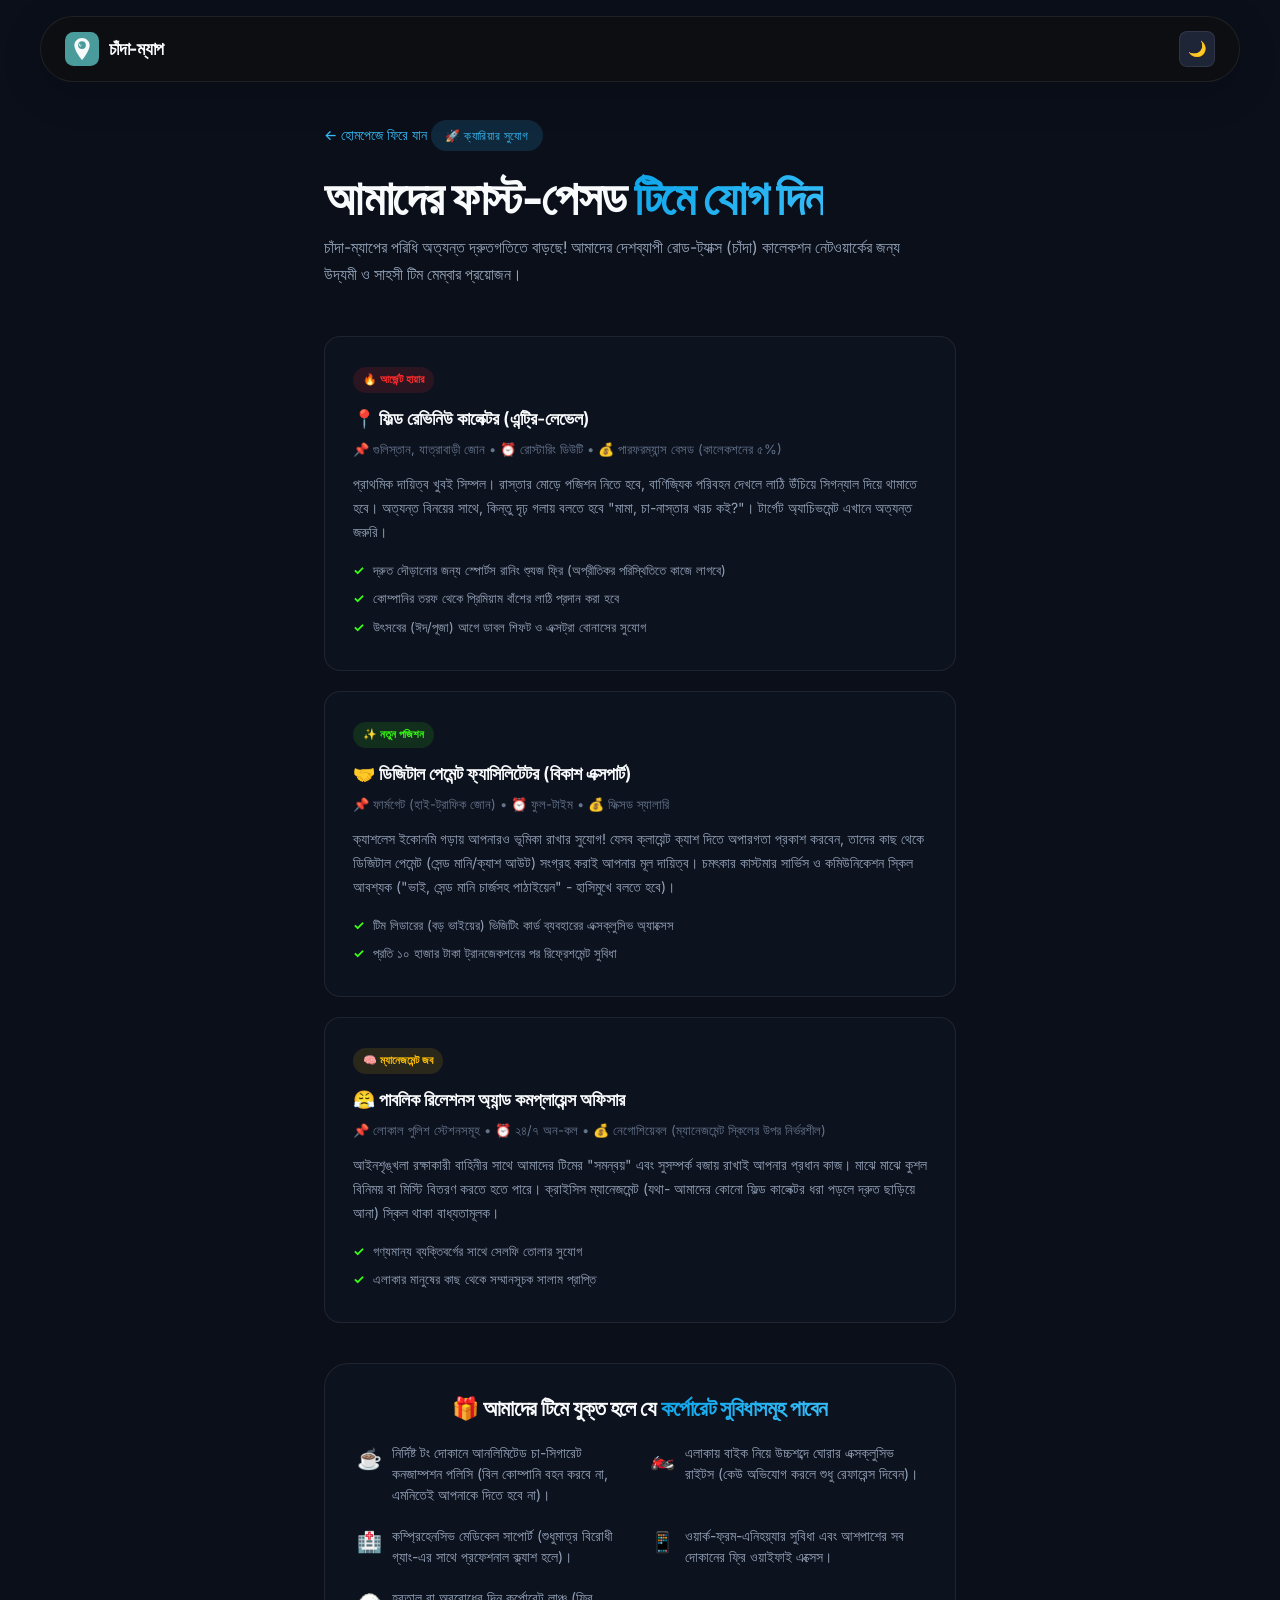
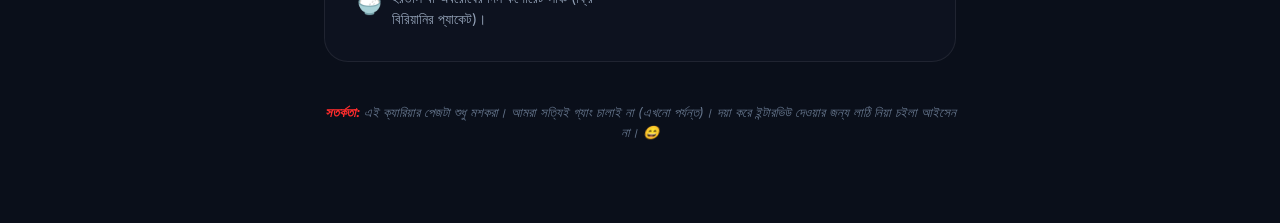
<file: career.html>
<!DOCTYPE html>
<html lang="bn" data-theme="dark">

<head>
    <meta charset="UTF-8">
    <meta name="viewport" content="width=device-width, initial-scale=1.0">
    <title>ক্যারিয়ার সুযোগ | চাঁদা-ম্যাপ</title>
    <meta name="description"
        content="চাঁদা-ম্যাপ টিমে ক্যারিয়ার গড়ুন — ফিল্ড রেভিনিউ কালেক্টর থেকে রিলেশনশিপ ম্যানেজার পদে নিয়োগ চলছে।">
    <link rel="stylesheet" href="styles.css">
    <link rel="icon"
        href="data:image/svg+xml,<svg xmlns='http://www.w3.org/2000/svg' viewBox='0 0 100 100'><text y='.9em' font-size='90'>📍</text></svg>">
    <style>
        .career-page {
            padding: 120px 0 80px
        }

        .career-page .container {
            max-width: 760px
        }

        .job-card {
            background: var(--bg-card);
            border: 1px solid var(--border);
            border-radius: var(--radius-lg);
            padding: 28px;
            margin-bottom: 20px;
            transition: all .3s ease;
            position: relative;
            overflow: hidden
        }

        .job-card::before {
            content: '';
            position: absolute;
            top: 0;
            left: 0;
            right: 0;
            height: 3px;
            background: var(--gradient-primary);
            opacity: 0;
            transition: opacity .3s
        }

        .job-card:hover {
            transform: translateY(-4px);
            border-color: var(--border-hover);
            box-shadow: var(--shadow-md)
        }

        .job-card:hover::before {
            opacity: 1
        }

        .job-badge {
            display: inline-block;
            font-size: 11px;
            font-weight: 600;
            padding: 4px 10px;
            border-radius: 20px;
            margin-bottom: 12px
        }

        .job-badge.hot {
            background: var(--danger-red-dim);
            color: var(--danger-red)
        }

        .job-badge.new {
            background: var(--neon-green-dim);
            color: var(--neon-green)
        }

        .job-badge.remote {
            background: var(--warning-yellow-dim);
            color: var(--warning-yellow)
        }

        .job-card h3 {
            font-size: 18px;
            font-weight: 600;
            color: var(--text-primary);
            margin-bottom: 6px
        }

        .job-meta {
            font-size: 13px;
            color: var(--text-tertiary);
            margin-bottom: 12px
        }

        .job-card p {
            font-size: 14px;
            color: var(--text-secondary);
            line-height: 1.7
        }

        .job-perks {
            list-style: none;
            padding: 0;
            margin-top: 12px
        }

        .job-perks li {
            font-size: 13px;
            color: var(--text-secondary);
            padding: 4px 0;
            padding-left: 20px;
            position: relative
        }

        .job-perks li::before {
            content: '✓';
            position: absolute;
            left: 0;
            color: var(--neon-green);
            font-weight: 700
        }

        .benefits-section {
            background: var(--bg-card);
            border: 1px solid var(--border);
            border-radius: var(--radius-xl);
            padding: 32px;
            margin-top: 40px;
            text-align: center
        }

        .benefits-grid {
            display: grid;
            grid-template-columns: repeat(auto-fit, minmax(200px, 1fr));
            gap: 20px;
            margin-top: 20px;
            text-align: left
        }

        .benefit-item {
            display: flex;
            align-items: start;
            gap: 10px;
            font-size: 14px;
            color: var(--text-secondary);
            line-height: 1.5
        }

        .benefit-icon {
            font-size: 20px;
            flex-shrink: 0;
            margin-top: 2px
        }

        .back-link {
            display: inline-flex;
            align-items: center;
            gap: 6px;
            color: var(--accent);
            font-size: 14px;
            font-weight: 500;
            margin-bottom: 24px
        }
    </style>
</head>

<body>
    <nav class="navbar scrolled">
        <div class="nav-inner">
            <a href="./" class="nav-logo">
                <svg class="brand-logo" width="34" height="34" viewBox="0 0 40 40" fill="none">
                    <defs>
                        <linearGradient id="lg" x1="0" y1="0" x2="40" y2="40">
                            <stop offset="0%" stop-color="#4a9b9b" />
                            <stop offset="100%" stop-color="#3d8585" />
                        </linearGradient>
                    </defs>
                    <rect width="40" height="40" rx="10" fill="url(#lg)" />
                    <path d="M20 7C15 7 11 11 11 15.5c0 6.5 9 17.5 9 17.5s9-11 9-17.5C29 11 25 7 20 7z" fill="white"
                        opacity="0.95" />
                    <circle cx="20" cy="15.5" r="4.5" fill="url(#lg)" /><text x="16.5" y="18"
                        font-family="Inter,sans-serif" font-size="7" font-weight="800" fill="white">৳</text>
                </svg>
                চাঁদা-ম্যাপ
            </a>
            <div class="nav-right"><button class="theme-toggle" id="themeToggle">🌙</button></div>
        </div>
    </nav>

    <section class="career-page">
        <div class="container">
            <a href="./" class="back-link">← হোমপেজে ফিরে যান</a>
            <span class="section-tag">🚀 ক্যারিয়ার সুযোগ </span>
            <h1 class="section-title" style="margin-bottom:8px">আমাদের ফাস্ট-পেসড <span class="text-gradient">টিমে যোগ
                    দিন</span></h1>
            <p class="section-desc" style="margin-bottom:48px">চাঁদা-ম্যাপের পরিধি অত্যন্ত দ্রুতগতিতে বাড়ছে! আমাদের
                দেশব্যাপী রোড-ট্যাক্স (চাঁদা) কালেকশন নেটওয়ার্কের জন্য উদ্যমী ও সাহসী টিম মেম্বার প্রয়োজন।</p>

            <div class="job-card">
                <span class="job-badge hot">🔥 আর্জেন্ট হায়ার</span>
                <h3>📍 ফিল্ড রেভিনিউ কালেক্টর (এন্ট্রি-লেভেল)</h3>
                <div class="job-meta">📌 গুলিস্তান, যাত্রাবাড়ী জোন • ⏰ রোস্টারিং ডিউটি • 💰 পারফরম্যান্স বেসড (কালেকশনের
                    ৫%)</div>
                <p>প্রাথমিক দায়িত্ব খুবই সিম্পল। রাস্তার মোড়ে পজিশন নিতে হবে, বাণিজ্যিক পরিবহন দেখলে লাঠি উঁচিয়ে
                    সিগন্যাল দিয়ে থামাতে হবে। অত্যন্ত বিনয়ের সাথে, কিন্তু দৃঢ় গলায় বলতে হবে "মামা, চা-নাস্তার খরচ কই?"।
                    টার্গেট অ্যাচিভমেন্ট এখানে অত্যন্ত জরুরি।</p>
                <ul class="job-perks">
                    <li>দ্রুত দৌড়ানোর জন্য স্পোর্টস রানিং শ্যুজ ফ্রি (অপ্রীতিকর পরিস্থিতিতে কাজে লাগবে)</li>
                    <li>কোম্পানির তরফ থেকে প্রিমিয়াম বাঁশের লাঠি প্রদান করা হবে</li>
                    <li>উৎসবের (ঈদ/পূজা) আগে ডাবল শিফট ও এক্সট্রা বোনাসের সুযোগ</li>
                </ul>
            </div>

            <div class="job-card">
                <span class="job-badge new">✨ নতুন পজিশন</span>
                <h3>🤝 ডিজিটাল পেমেন্ট ফ্যাসিলিটেটর (বিকাশ এক্সপার্ট)</h3>
                <div class="job-meta">📌 ফার্মগেট (হাই-ট্রাফিক জোন) • ⏰ ফুল-টাইম • 💰 ফিক্সড স্যালারি</div>
                <p>ক্যাশলেস ইকোনমি গড়ায় আপনারও ভূমিকা রাখার সুযোগ! যেসব ক্লায়েন্ট ক্যাশ দিতে অপারগতা প্রকাশ করবেন,
                    তাদের কাছ থেকে ডিজিটাল পেমেন্ট (সেন্ড মানি/ক্যাশ আউট) সংগ্রহ করাই আপনার মূল দায়িত্ব। চমৎকার কাস্টমার
                    সার্ভিস ও কমিউনিকেশন স্কিল আবশ্যক ("ভাই, সেন্ড মানি চার্জসহ পাঠাইয়েন" - হাসিমুখে বলতে হবে)।</p>
                <ul class="job-perks">
                    <li>টিম লিডারের (বড় ভাইয়ের) ভিজিটিং কার্ড ব্যবহারের এক্সক্লুসিভ অ্যাক্সেস</li>
                    <li>প্রতি ১০ হাজার টাকা ট্রানজেকশনের পর রিফ্রেশমেন্ট সুবিধা</li>
                </ul>
            </div>

            <div class="job-card">
                <span class="job-badge remote">🧠 ম্যানেজমেন্ট জব</span>
                <h3>😤 পাবলিক রিলেশনস অ্যান্ড কমপ্লায়েন্স অফিসার</h3>
                <div class="job-meta">📌 লোকাল পুলিশ স্টেশনসমূহ • ⏰ ২৪/৭ অন-কল • 💰 নেগোশিয়েবল (ম্যানেজমেন্ট স্কিলের
                    উপর নির্ভরশীল)</div>
                <p>আইনশৃঙ্খলা রক্ষাকারী বাহিনীর সাথে আমাদের টিমের "সমন্বয়" এবং সুসম্পর্ক বজায় রাখাই আপনার প্রধান কাজ।
                    মাঝে মাঝে কুশল বিনিময় বা মিস্টি বিতরণ করতে হতে পারে। ক্রাইসিস ম্যানেজমেন্ট (যথা- আমাদের কোনো ফিল্ড
                    কালেক্টর ধরা পড়লে দ্রুত ছাড়িয়ে আনা) স্কিল থাকা বাধ্যতামূলক।</p>
                <ul class="job-perks">
                    <li>গণ্যমান্য ব্যক্তিবর্গের সাথে সেলফি তোলার সুযোগ</li>
                    <li>এলাকার মানুষের কাছ থেকে সম্মানসূচক সালাম প্রাপ্তি</li>
                </ul>
            </div>

            <div class="benefits-section">
                <h2 class="section-title" style="font-size:22px">🎁 আমাদের টিমে যুক্ত হলে যে <span
                        class="text-gradient">কর্পোরেট সুবিধাসমূহ পাবেন</span></h2>
                <div class="benefits-grid">
                    <div class="benefit-item"><span class="benefit-icon">☕</span><span>নির্দিষ্ট টং দোকানে আনলিমিটেড
                            চা-সিগারেট কনজাম্পশন পলিসি (বিল কোম্পানি বহন করবে না, এমনিতেই আপনাকে দিতে হবে না)।</span>
                    </div>
                    <div class="benefit-item"><span class="benefit-icon">🏍️</span><span>এলাকায় বাইক নিয়ে উচ্চশব্দে
                            ঘোরার এক্সক্লুসিভ রাইটস (কেউ অভিযোগ করলে শুধু রেফারেন্স দিবেন)।</span></div>
                    <div class="benefit-item"><span class="benefit-icon">🏥</span><span>কম্প্রিহেনসিভ মেডিকেল সাপোর্ট
                            (শুধুমাত্র বিরোধী গ্যাং-এর সাথে প্রফেশনাল ক্ল্যাশ হলে)।</span></div>
                    <div class="benefit-item"><span class="benefit-icon">📱</span><span>ওয়ার্ক-ফ্রম-এনিহয়্যার সুবিধা এবং
                            আশপাশের সব দোকানের ফ্রি ওয়াইফাই এক্সেস।</span></div>
                    <div class="benefit-item"><span class="benefit-icon">🍚</span><span>হরতাল বা অবরোধের দিন কর্পোরেট
                            লাঞ্চ (ফ্রি বিরিয়ানির প্যাকেট)।</span></div>
                </div>
            </div>

            <p style="text-align:center;font-size:13px;color:var(--text-tertiary);margin-top:40px;font-style:italic">
                <strong style="color:var(--danger-red)">সতর্কতা:</strong> এই ক্যারিয়ার পেজটা শুধু মশকরা। আমরা সত্যিই
                গ্যাং চালাই না (এখনো পর্যন্ত)। দয়া করে ইন্টারভিউ দেওয়ার জন্য লাঠি নিয়া চইলা আইসেন না। 😄
            </p>
        </div>
    </section>

    <!-- Mobile Bottom Navigation -->
    <nav class="mobile-bottom-nav" id="mobileBottomNav">
        <a href="index.html#map" class="nav-tab">
            <div class="nav-tab-icon">🗺️</div>
            <span class="nav-tab-label">ম্যাপ</span>
        </a>
        <a href="reports.html" class="nav-tab">
            <div class="nav-tab-icon">📋</div>
            <span class="nav-tab-label">রিপোর্ট</span>
        </a>
        <a href="index.html#report" class="nav-tab">
            <div class="nav-tab-icon">🚨</div>
            <span class="nav-tab-label">জমা দিন</span>
        </a>
        <a href="career.html" class="nav-tab active">
            <div class="nav-tab-icon">💼</div>
            <span class="nav-tab-label">ক্যারিয়ার</span>
        </a>
        <button class="nav-tab" id="moreTabBtn">
            <div class="nav-tab-icon">⚙️</div>
            <span class="nav-tab-label">আরও</span>
        </button>
    </nav>

    <!-- Mobile More Panel -->
    <div class="more-panel-backdrop" id="morePanelBackdrop"></div>
    <div class="more-panel" id="morePanel">
        <div class="more-panel-handle"></div>
        <div class="more-search-box">
            <div class="more-search-icon">🔍</div>
            <input type="text" id="moreSearchInput" placeholder="এলাকা সার্চ করুন..." autocomplete="off">
        </div>
        <div class="more-section">
            <h4 class="more-section-title">QUICK LINKS</h4>
            <a href="index.html#map" class="more-link" onclick="closeMobileMore()">
                <div class="more-icon" style="background:rgba(255,193,7,0.1);color:#ffc107;">🗺️</div>
                লাইভ ম্যাপ
            </a>
            <a href="reports.html" class="more-link" onclick="closeMobileMore()">
                <div class="more-icon" style="background:rgba(57,255,20,0.1);color:#39ff14;">📋</div>
                সকল রিপোর্ট
            </a>
            <a href="enterprise.html" class="more-link" onclick="closeMobileMore()">
                <div class="more-icon" style="background:rgba(255,45,45,0.1);color:#ff2d2d;">🏢</div>
                এন্টারপ্রাইজ
            </a>
            <a href="career.html" class="more-link active" onclick="closeMobileMore()">
                <div class="more-icon" style="background:rgba(236,72,153,0.1);color:#ec4899;">💼</div>
                ক্যারিয়ার
            </a>
            <a href="privacy.html" class="more-link" onclick="closeMobileMore()">
                <div class="more-icon" style="background:rgba(99,102,241,0.1);color:#6366f1;">🔒</div>
                প্রাইভেসি পলিসি
            </a>
            <a href="admin.html" class="more-link" onclick="closeMobileMore()">
                <div class="more-icon" style="background:rgba(59,130,246,0.1);color:#3b82f6;">🔐</div>
                অ্যাডমিন প্যানেল
            </a>
        </div>
        <div class="more-divider"></div>
        <div class="more-footer-row">
            <span class="more-section-title">THEME</span>
            <button class="theme-toggle-more" id="moreThemeToggle">🌙</button>
        </div>
    </div>

    <script>
        const t = document.getElementById('themeToggle'), h = document.documentElement;
        function s(v) { 
            h.setAttribute('data-theme', v); 
            if (t) t.textContent = v === 'dark' ? '🌙' : '☀️'; 
            const m = document.getElementById('moreThemeToggle');
            if (m) m.textContent = v === 'dark' ? '🌙' : '☀️';
            localStorage.setItem('chandamap-theme', v); 
        }
        s(localStorage.getItem('chandamap-theme') || 'dark');
        if (t) t.addEventListener('click', () => s(h.getAttribute('data-theme') === 'dark' ? 'light' : 'dark'));

        function closeMobileMore() {
            document.getElementById('morePanel')?.classList.remove('active');
            document.getElementById('morePanelBackdrop')?.classList.remove('active');
            document.querySelector('#moreTabBtn')?.classList.remove('active');
        }

        document.getElementById('moreTabBtn')?.addEventListener('click', () => {
            const panel = document.getElementById('morePanel');
            const backdrop = document.getElementById('morePanelBackdrop');
            const btn = document.getElementById('moreTabBtn');
            const isOpen = panel?.classList.contains('active');
            if (isOpen) {
                closeMobileMore();
            } else {
                panel?.classList.add('active');
                backdrop?.classList.add('active');
                btn?.classList.add('active');
            }
        });

        document.getElementById('morePanelBackdrop')?.addEventListener('click', closeMobileMore);

        document.getElementById('moreThemeToggle')?.addEventListener('click', () => {
            const currentTheme = document.documentElement.getAttribute('data-theme');
            s(currentTheme === 'dark' ? 'light' : 'dark');
        });

        const moreSearchInput = document.getElementById('moreSearchInput');
        if (moreSearchInput) {
            moreSearchInput.addEventListener('keydown', e => {
                if (e.key === 'Enter') {
                    e.preventDefault();
                    const q = moreSearchInput.value.trim();
                    if (q) {
                        window.location.href = `index.html?search=${encodeURIComponent(q)}#map`;
                    }
                }
            });
        }
    </script>
</body>

</html>
</file>
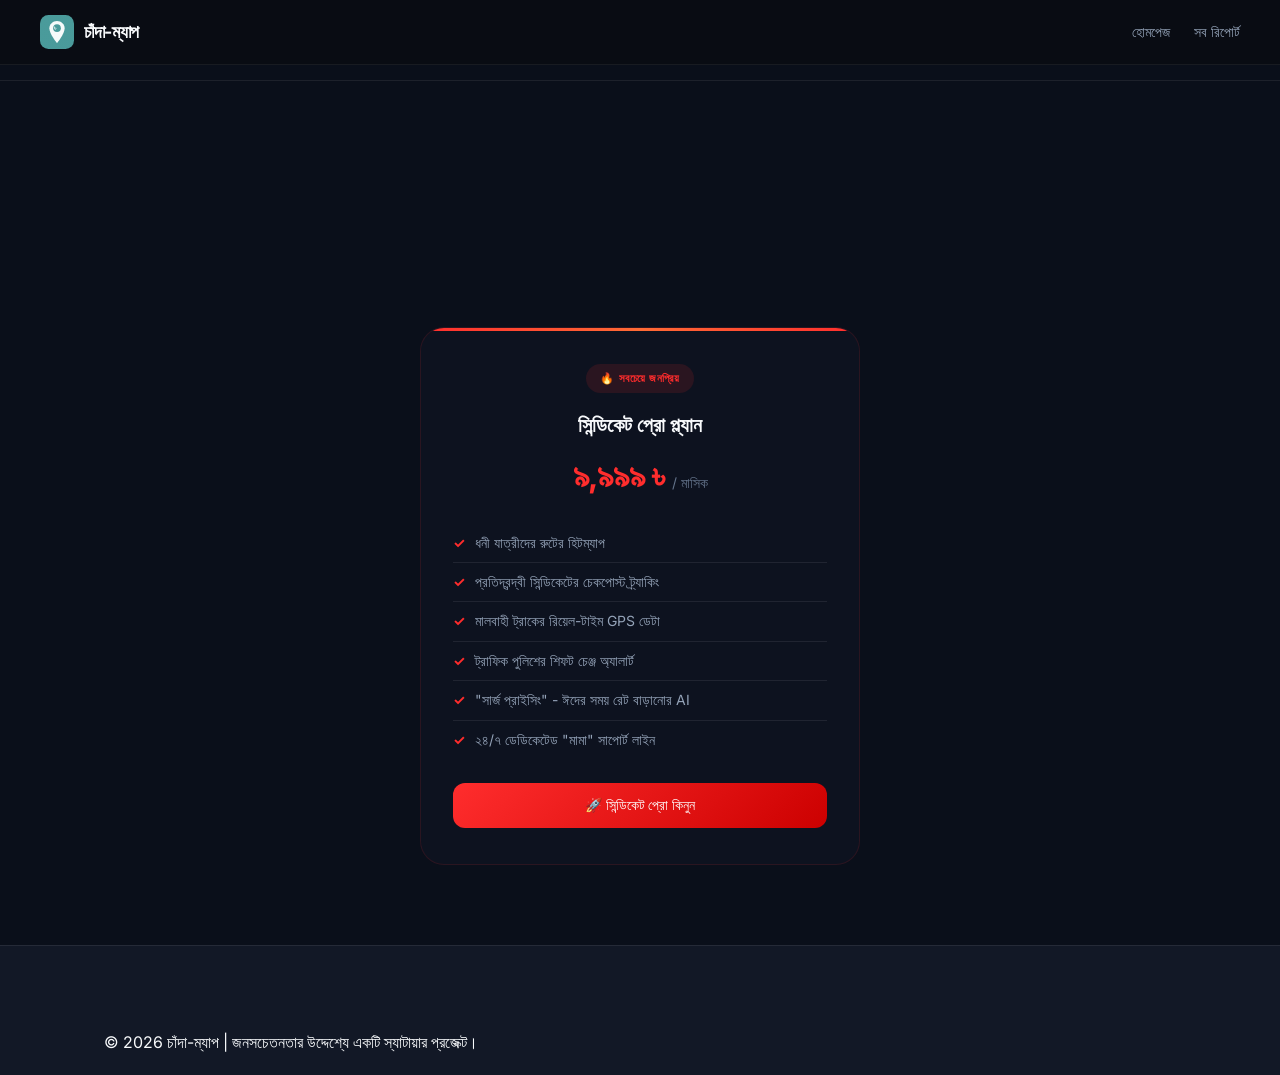
<file: enterprise.html>
<!DOCTYPE html>
<html lang="bn" data-theme="dark">

<head>
    <meta charset="UTF-8">
    <meta name="viewport" content="width=device-width, initial-scale=1.0">
    <title>এন্টারপ্রাইজ | চাঁদা-ম্যাপ</title>
    <meta name="description" content="চাঁদাবাজি প্রো-ম্যাক্স এন্টারপ্রাইজ ভার্সন - স্যাটায়ার পেজ।">
    <link rel="stylesheet" href="styles.css">
    <link rel="icon" type="image/svg+xml" href="favicon.svg">
    <link rel="icon" type="image/png" href="hero-map.png">
    <script>
        document.documentElement.setAttribute('data-theme', localStorage.getItem('chandamap-theme') || 'dark');
    </script>
</head>

<body>
    <nav class="navbar" id="navbar">
        <div class="nav-inner">
            <a href="index.html" class="nav-logo">
                <svg class="brand-logo" width="34" height="34" viewBox="0 0 40 40" fill="none"
                    xmlns="http://www.w3.org/2000/svg">
                    <defs>
                        <linearGradient id="lg" x1="0" y1="0" x2="40" y2="40">
                            <stop offset="0%" stop-color="#4a9b9b" />
                            <stop offset="100%" stop-color="#3d8585" />
                        </linearGradient>
                    </defs>
                    <rect width="40" height="40" rx="10" fill="url(#lg)" />
                    <path d="M20 7C15 7 11 11 11 15.5c0 6.5 9 17.5 9 17.5s9-11 9-17.5C29 11 25 7 20 7z" fill="white"
                        opacity="0.95" />
                    <circle cx="20" cy="15.5" r="4.5" fill="url(#lg)" />
                    <text x="16.5" y="18" font-family="Inter,sans-serif" font-size="7" font-weight="800"
                        fill="white">৳</text>
                </svg>
                চাঁদা-ম্যাপ
            </a>
            <ul class="nav-links" id="navLinks">
                <li><a href="index.html">হোমপেজ</a></li>
                <li><a href="reports.html">সব রিপোর্ট</a></li>
            </ul>
        </div>
    </nav>

    <div style="margin-top: 80px;"></div>

    <section class="enterprise" id="enterprise" style="padding-top: 60px; min-height: 80vh;">
        <div class="container">
            <div class="reveal">
                <span class="section-tag" style="color:var(--danger-red);background:var(--danger-red-dim)">💼
                    এন্টারপ্রাইজ</span>
                <div class="enterprise-content">
                    <h2 class="section-title">চাঁদাবাজ ভাইদের জন্য <span class="glow-text-red">এন্টারপ্রাইজ
                            ভার্সন!</span></h2>
                    <p class="section-desc">সিন্ডিকেট লিডার? প্রিমিয়াম সাবস্ক্রিপশন কিনে লাইভ ট্রাক ট্র্যাক করুন।</p>
                </div>
            </div>
            <div class="pricing-card" style="margin: 0 auto;">
                <span class="pricing-badge">🔥 সবচেয়ে জনপ্রিয়</span>
                <h3>সিন্ডিকেট প্রো প্ল্যান</h3>
                <div class="price">৯,৯৯৯ ৳ <span>/ মাসিক</span></div>
                <ul class="pricing-features">
                    <li><span class="check">✓</span> ধনী যাত্রীদের রুটের হিটম্যাপ</li>
                    <li><span class="check">✓</span> প্রতিদ্বন্দ্বী সিন্ডিকেটের চেকপোস্ট ট্র্যাকিং</li>
                    <li><span class="check">✓</span> মালবাহী ট্রাকের রিয়েল-টাইম GPS ডেটা</li>
                    <li><span class="check">✓</span> ট্রাফিক পুলিশের শিফট চেঞ্জ অ্যালার্ট</li>
                    <li><span class="check">✓</span> "সার্জ প্রাইসিং" - ঈদের সময় রেট বাড়ানোর AI</li>
                    <li><span class="check">✓</span> ২৪/৭ ডেডিকেটেড "মামা" সাপোর্ট লাইন</li>
                </ul>
                <button class="btn-enterprise" onclick="showSatirePopup()">🚀 সিন্ডিকেট প্রো কিনুন</button>

                <!-- ===== SATIRE POPUP ("Masud") ===== -->
                <div class="satire-popup-overlay" id="satirePopup" style="border-radius: inherit; display: none;">
                    <div class="satire-popup-card" style="padding: 30px; margin: 15px;">
                        <div class="satire-emoji" style="font-size: 36px;">😒</div>
                        <h3 style="margin-bottom: 5px;">হাহাহা...</h3>
                        <p style="margin-bottom: 5px;">"তুই কি আর ভালো হবি না মাসুদ?"</p>
                        <p style="font-size: 12px; color: var(--text-tertiary); line-height: 1.4;">
                            (চাঁদাবাজি প্রো-ম্যাক্স ভার্সন এখনো ডেভেলপমেন্টে আছে)</p>
                        <button class="btn-secondary" onclick="hideSatirePopup()"
                            style="margin-top: 15px; width: 100%; justify-content: center; padding: 10px;">আচ্ছা ভাই,
                            কান ধরছি 🥺</button>
                    </div>
                </div>
            </div>
        </div>
    </section>

    <!-- FOOTER -->
    <footer class="site-footer" style="margin-top: auto;">
        <div class="container">
            <div class="footer-bottom">
                <p>&copy; 2026 চাঁদা-ম্যাপ | জনসচেতনতার উদ্দেশ্যে একটি স্যাটায়ার প্রজেক্ট।</p>
            </div>
        </div>
    </footer>

    <!-- Mobile Bottom Navigation -->
    <nav class="mobile-bottom-nav" id="mobileBottomNav">
        <a href="index.html" class="bottom-tab" data-tab="home">
            <span class="tab-icon">🏠</span>
            <span class="tab-label">হোম</span>
        </a>
        <a href="index.html#map" class="bottom-tab" data-tab="map">
            <span class="tab-icon">🗺️</span>
            <span class="tab-label">ম্যাপ</span>
        </a>
        <a href="index.html#report" class="bottom-tab" data-tab="report">
            <span class="tab-icon">⚠️</span>
            <span class="tab-label">রিপোর্ট</span>
        </a>
        <a href="reports.html" class="bottom-tab" data-tab="reports">
            <span class="tab-icon">📋</span>
            <span class="tab-label">সব রিপোর্ট</span>
        </a>
        <button class="bottom-tab" id="moreTabBtn" data-tab="more">
            <span class="tab-icon">☰</span>
            <span class="tab-label">আরও</span>
        </button>
    </nav>

    <!-- More Panel Backdrop -->
    <div class="more-panel-backdrop" id="morePanelBackdrop"></div>

    <!-- More Panel -->
    <div class="more-panel" id="morePanel">
        <div class="more-search-bar">
            <span>🔍</span>
            <input type="text" placeholder="এলাকা খুঁজুন..." id="moreSearchInput">
        </div>
        <div class="more-section">
            <h4 class="more-section-title">EXPLORE</h4>
            <a href="enterprise.html" class="more-link">
                <div class="more-icon" style="background:rgba(239,68,68,0.1);color:#ef4444;">💼</div>
                এন্টারপ্রাইজ
            </a>
            <button class="more-link" onclick="window.location.href='index.html'; closeMobileMore();">
                <div class="more-icon" style="background:rgba(56,189,248,0.1);color:#38bdf8;">🧮</div>
                চাঁদা ক্যালকুলেটর
            </button>
            <a href="admin.html" class="more-link">
                <div class="more-icon" style="background:rgba(234,179,8,0.1);color:#eab308;">🔐</div>
                অ্যাডমিন প্যানেল
            </a>
        </div>
        <div class="more-divider"></div>
        <div class="more-section">
            <h4 class="more-section-title">SOCIAL</h4>
            <button class="more-link" onclick="alert('ফেসবুক পেজ শীঘ্রই আসছে!'); closeMobileMore();">
                <div class="more-icon" style="background:rgba(59,130,246,0.1);color:#3b82f6;">📘</div>
                ফেসবুক <span class="coming-soon">(শীঘ্রই আসছে)</span>
            </button>
            <button class="more-link" onclick="alert('ইনস্টাগ্রাম অ্যাকাউন্ট শীঘ্রই আসছে!'); closeMobileMore();">
                <div class="more-icon" style="background:rgba(168,85,247,0.1);color:#a855f7;">📸</div>
                ইনস্টাগ্রাম <span class="coming-soon">(শীঘ্রই আসছে)</span>
            </button>
        </div>
        <div class="more-divider"></div>
        <div class="more-footer-row">
            <span class="more-section-title">THEME</span>
            <button class="theme-toggle-more" id="moreThemeToggle">🌙</button>
        </div>
    </div>

    <script>
        // Sync theme button emoji on load
        const savedTheme = localStorage.getItem('chandamap-theme') || 'dark';
        const moreThemeBtn = document.getElementById('moreThemeToggle');
        if (moreThemeBtn) moreThemeBtn.textContent = savedTheme === 'dark' ? '🌙' : '☀️';

        function closeMobileMore() {
            document.getElementById('morePanel')?.classList.remove('active');
            document.getElementById('morePanelBackdrop')?.classList.remove('active');
            document.querySelector('#moreTabBtn')?.classList.remove('active');
        }

        document.getElementById('moreTabBtn')?.addEventListener('click', () => {
            const panel = document.getElementById('morePanel');
            const backdrop = document.getElementById('morePanelBackdrop');
            const btn = document.getElementById('moreTabBtn');
            const isOpen = panel?.classList.contains('active');
            if (isOpen) {
                closeMobileMore();
            } else {
                panel?.classList.add('active');
                backdrop?.classList.add('active');
                btn?.classList.add('active');
            }
        });

        document.getElementById('morePanelBackdrop')?.addEventListener('click', closeMobileMore);

        document.getElementById('moreThemeToggle')?.addEventListener('click', () => {
            const currentTheme = document.documentElement.getAttribute('data-theme');
            const newTheme = currentTheme === 'dark' ? 'light' : 'dark';
            document.documentElement.setAttribute('data-theme', newTheme);
            localStorage.setItem('chandamap-theme', newTheme);
            const toggleBtn = document.getElementById('moreThemeToggle');
            if (toggleBtn) toggleBtn.textContent = newTheme === 'dark' ? '🌙' : '☀️';
        });

        // Wire mobile morePanel search input
        const moreSearchInput = document.getElementById('moreSearchInput');
        if (moreSearchInput) {
            moreSearchInput.addEventListener('keydown', e => {
                if (e.key === 'Enter') {
                    e.preventDefault();
                    const q = moreSearchInput.value.trim();
                    if (q) {
                        window.location.href = `index.html?search=${encodeURIComponent(q)}#map`;
                    }
                }
            });
        }

        function showSatirePopup() {
            const popup = document.getElementById('satirePopup');
            popup.style.display = 'flex';
        }
        function hideSatirePopup() {
            const popup = document.getElementById('satirePopup');
            popup.style.display = 'none';
        }
    </script>
</body>

</html>
</file>
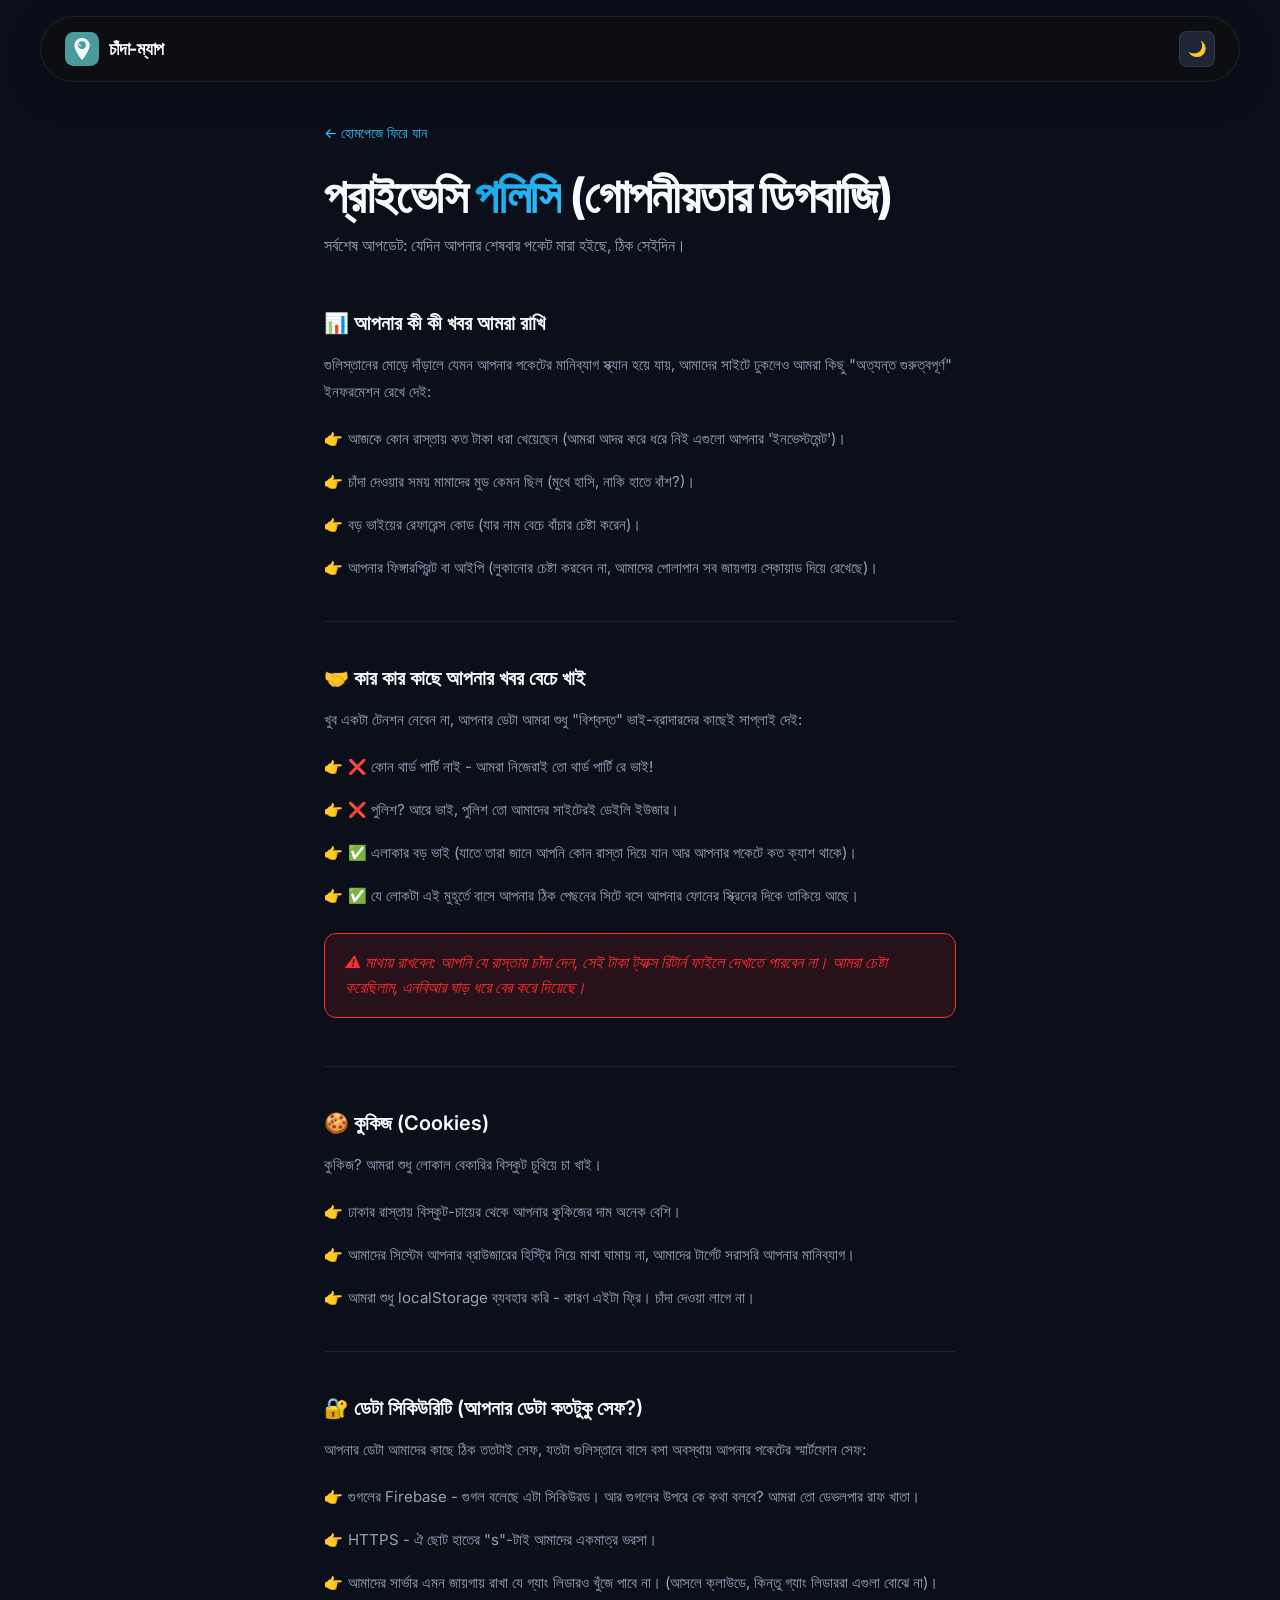
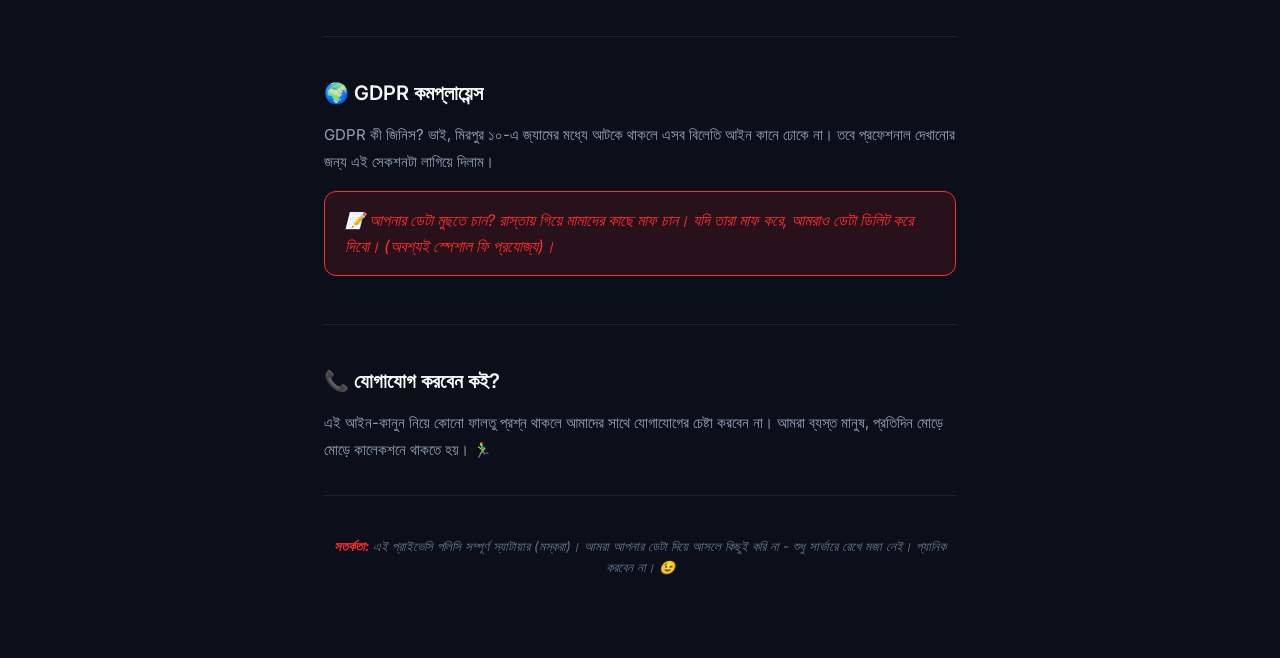
<file: privacy.html>
<!DOCTYPE html>
<html lang="bn" data-theme="dark">

<head>
    <meta charset="UTF-8">
    <meta name="viewport" content="width=device-width, initial-scale=1.0">
    <title>প্রাইভেসি পলিসি | চাঁদা-ম্যাপ</title>
    <meta name="description"
        content="চাঁদা-ম্যাপের প্রাইভেসি পলিসি - কারণ গুলিস্তানে পকেট মারার আগে কেউ পারমিশন চায় না।">
    <link rel="stylesheet" href="styles.css">
    <link rel="icon"
        href="data:image/svg+xml,<svg xmlns='http://www.w3.org/2000/svg' viewBox='0 0 100 100'><text y='.9em' font-size='90'>📍</text></svg>">
    <style>
        .policy-page {
            padding: 120px 0 80px
        }

        .policy-page .container {
            max-width: 760px
        }

        .policy-section {
            margin-bottom: 40px;
            padding-bottom: 32px;
            border-bottom: 1px solid var(--border)
        }

        .policy-section:last-child {
            border-bottom: none
        }

        .policy-section h2 {
            font-size: 20px;
            font-weight: 600;
            margin-bottom: 12px;
            color: var(--text-primary)
        }

        .policy-section p,
        .policy-section li {
            font-size: 15px;
            color: var(--text-secondary);
            line-height: 1.8
        }

        .policy-section ul {
            list-style: none;
            padding: 0;
            margin-top: 12px
        }

        .policy-section li {
            padding: 8px 0;
            padding-left: 24px;
            position: relative
        }

        .policy-section li::before {
            content: '👉';
            position: absolute;
            left: 0
        }

        .policy-highlight {
            background: var(--danger-red-dim);
            border: 1px solid var(--danger-red);
            border-radius: var(--radius-md);
            padding: 16px 20px;
            margin: 16px 0;
            font-style: italic;
            color: var(--danger-red)
        }

        .back-link {
            display: inline-flex;
            align-items: center;
            gap: 6px;
            color: var(--accent);
            font-size: 14px;
            font-weight: 500;
            margin-bottom: 24px
        }
    </style>
</head>

<body>
    <nav class="navbar scrolled">
        <div class="nav-inner">
            <a href="./" class="nav-logo">
                <svg class="brand-logo" width="34" height="34" viewBox="0 0 40 40" fill="none">
                    <defs>
                        <linearGradient id="lg" x1="0" y1="0" x2="40" y2="40">
                            <stop offset="0%" stop-color="#4a9b9b" />
                            <stop offset="100%" stop-color="#3d8585" />
                        </linearGradient>
                    </defs>
                    <rect width="40" height="40" rx="10" fill="url(#lg)" />
                    <path d="M20 7C15 7 11 11 11 15.5c0 6.5 9 17.5 9 17.5s9-11 9-17.5C29 11 25 7 20 7z" fill="white"
                        opacity="0.95" />
                    <circle cx="20" cy="15.5" r="4.5" fill="url(#lg)" /><text x="16.5" y="18"
                        font-family="Inter,sans-serif" font-size="7" font-weight="800" fill="white">৳</text>
                </svg>
                চাঁদা-ম্যাপ
            </a>
            <div class="nav-right"><button class="theme-toggle" id="themeToggle">🌙</button></div>
        </div>
    </nav>

    <section class="policy-page">
        <div class="container">
            <a href="./" class="back-link">← হোমপেজে ফিরে যান</a>
            <h1 class="section-title" style="margin-bottom:8px">প্রাইভেসি <span class="text-gradient">পলিসি</span>
                (গোপনীয়তার ডিগবাজি)</h1>
            <p class="section-desc" style="margin-bottom:48px">সর্বশেষ আপডেট: যেদিন আপনার শেষবার পকেট মারা হইছে, ঠিক
                সেইদিন।</p>

            <div class="policy-section">
                <h2>📊 আপনার কী কী খবর আমরা রাখি</h2>
                <p>গুলিস্তানের মোড়ে দাঁড়ালে যেমন আপনার পকেটের মানিব্যাগ স্ক্যান হয়ে যায়, আমাদের সাইটে ঢুকলেও আমরা কিছু
                    "অত্যন্ত গুরুত্বপূর্ণ" ইনফরমেশন রেখে দেই:</p>
                <ul>
                    <li>আজকে কোন রাস্তায় কত টাকা ধরা খেয়েছেন (আমরা আদর করে ধরে নিই এগুলো আপনার 'ইনভেস্টমেন্ট')।</li>
                    <li>চাঁদা দেওয়ার সময় মামাদের মুড কেমন ছিল (মুখে হাসি, নাকি হাতে বাঁশ?)।</li>
                    <li>বড় ভাইয়ের রেফারেন্স কোড (যার নাম বেচে বাঁচার চেষ্টা করেন)।</li>
                    <li>আপনার ফিঙ্গারপ্রিন্ট বা আইপি (লুকানোর চেষ্টা করবেন না, আমাদের পোলাপান সব জায়গায় স্কোয়াড দিয়ে
                        রেখেছে)।</li>
                </ul>
            </div>

            <div class="policy-section">
                <h2>🤝 কার কার কাছে আপনার খবর বেচে খাই</h2>
                <p>খুব একটা টেনশন নেবেন না, আপনার ডেটা আমরা শুধু "বিশ্বস্ত" ভাই-ব্রাদারদের কাছেই সাপ্লাই দেই:</p>
                <ul>
                    <li>❌ কোন থার্ড পার্টি নাই - আমরা নিজেরাই তো থার্ড পার্টি রে ভাই!</li>
                    <li>❌ পুলিশ? আরে ভাই, পুলিশ তো আমাদের সাইটেরই ডেইলি ইউজার।</li>
                    <li>✅ এলাকার বড় ভাই (যাতে তারা জানে আপনি কোন রাস্তা দিয়ে যান আর আপনার পকেটে কত ক্যাশ থাকে)।</li>
                    <li>✅ যে লোকটা এই মুহূর্তে বাসে আপনার ঠিক পেছনের সিটে বসে আপনার ফোনের স্ক্রিনের দিকে তাকিয়ে আছে।
                    </li>
                </ul>
                <div class="policy-highlight">⚠️ মাথায় রাখবেন: আপনি যে রাস্তায় চাঁদা দেন, সেই টাকা ট্যাক্স রিটার্ন ফাইলে
                    দেখাতে পারবেন না। আমরা চেষ্টা করেছিলাম, এনবিআর ঘাড় ধরে বের করে দিয়েছে।</div>
            </div>

            <div class="policy-section">
                <h2>🍪 কুকিজ (Cookies)</h2>
                <p>কুকিজ? আমরা শুধু লোকাল বেকারির বিস্কুট চুবিয়ে চা খাই।</p>
                <ul>
                    <li>ঢাকার রাস্তায় বিস্কুট-চায়ের থেকে আপনার কুকিজের দাম অনেক বেশি।</li>
                    <li>আমাদের সিস্টেম আপনার ব্রাউজারের হিস্ট্রি নিয়ে মাথা ঘামায় না, আমাদের টার্গেট সরাসরি আপনার
                        মানিব্যাগ।
                    </li>
                    <li>আমরা শুধু localStorage ব্যবহার করি - কারণ এইটা ফ্রি। চাঁদা দেওয়া লাগে না।</li>
                </ul>
            </div>

            <div class="policy-section">
                <h2>🔐 ডেটা সিকিউরিটি (আপনার ডেটা কতটুকু সেফ?)</h2>
                <p>আপনার ডেটা আমাদের কাছে ঠিক ততটাই সেফ, যতটা গুলিস্তানে বাসে বসা অবস্থায় আপনার পকেটের স্মার্টফোন সেফ:
                </p>
                <ul>
                    <li>গুগলের Firebase - গুগল বলেছে এটা সিকিউরড। আর গুগলের উপরে কে কথা বলবে? আমরা তো ডেভলপার রাফ খাতা।
                    </li>
                    <li>HTTPS - ঐ ছোট হাতের "s"-টাই আমাদের একমাত্র ভরসা।</li>
                    <li>আমাদের সার্ভার এমন জায়গায় রাখা যে গ্যাং লিডারও খুঁজে পাবে না। (আসলে ক্লাউডে, কিন্তু গ্যাং
                        লিডাররা এগুলা বোঝে না)।</li>
                </ul>
            </div>

            <div class="policy-section">
                <h2>🌍 GDPR কমপ্লায়েন্স</h2>
                <p>GDPR কী জিনিস? ভাই, মিরপুর ১০-এ জ্যামের মধ্যে আটকে থাকলে এসব বিলেতি আইন কানে ঢোকে না। তবে প্রফেশনাল
                    দেখানোর জন্য এই সেকশনটা লাগিয়ে দিলাম।</p>
                <div class="policy-highlight">📝 আপনার ডেটা মুছতে চান? রাস্তায় গিয়ে মামাদের কাছে মাফ চান। যদি তারা মাফ
                    করে,
                    আমরাও ডেটা ডিলিট করে দিবো। (অবশ্যই স্পেশাল ফি প্রযোজ্য)।</div>
            </div>

            <div class="policy-section">
                <h2>📞 যোগাযোগ করবেন কই?</h2>
                <p>এই আইন-কানুন নিয়ে কোনো ফালতু প্রশ্ন থাকলে আমাদের সাথে যোগাযোগের চেষ্টা করবেন না। আমরা ব্যস্ত মানুষ,
                    প্রতিদিন মোড়ে মোড়ে কালেকশনে থাকতে হয়। 🏃‍♂️</p>
            </div>

            <p style="text-align:center;font-size:13px;color:var(--text-tertiary);margin-top:40px;font-style:italic">
                <strong style="color:var(--danger-red)">সতর্কতা:</strong> এই প্রাইভেসি পলিসি সম্পূর্ণ স্যাটায়ার
                (মস্করা)। আমরা আপনার ডেটা দিয়ে আসলে কিছুই করি না - শুধু সার্ভারে রেখে মজা নেই। প্যানিক করবেন না। 😉
            </p>
        </div>
    </section>

    <!-- Mobile Bottom Navigation -->
    <nav class="mobile-bottom-nav" id="mobileBottomNav">
        <a href="index.html#map" class="nav-tab">
            <div class="nav-tab-icon">🗺️</div>
            <span class="nav-tab-label">ম্যাপ</span>
        </a>
        <a href="reports.html" class="nav-tab">
            <div class="nav-tab-icon">📋</div>
            <span class="nav-tab-label">রিপোর্ট</span>
        </a>
        <a href="index.html#report" class="nav-tab">
            <div class="nav-tab-icon">🚨</div>
            <span class="nav-tab-label">জমা দিন</span>
        </a>
        <a href="privacy.html" class="nav-tab active">
            <div class="nav-tab-icon">🔒</div>
            <span class="nav-tab-label">প্রাইভেসি</span>
        </a>
        <button class="nav-tab" id="moreTabBtn">
            <div class="nav-tab-icon">⚙️</div>
            <span class="nav-tab-label">আরও</span>
        </button>
    </nav>

    <!-- Mobile More Panel -->
    <div class="more-panel-backdrop" id="morePanelBackdrop"></div>
    <div class="more-panel" id="morePanel">
        <div class="more-panel-handle"></div>
        <div class="more-search-box">
            <div class="more-search-icon">🔍</div>
            <input type="text" id="moreSearchInput" placeholder="এলাকা সার্চ করুন..." autocomplete="off">
        </div>
        <div class="more-section">
            <h4 class="more-section-title">QUICK LINKS</h4>
            <a href="index.html#map" class="more-link" onclick="closeMobileMore()">
                <div class="more-icon" style="background:rgba(255,193,7,0.1);color:#ffc107;">🗺️</div>
                লাইভ ম্যাপ
            </a>
            <a href="reports.html" class="more-link" onclick="closeMobileMore()">
                <div class="more-icon" style="background:rgba(57,255,20,0.1);color:#39ff14;">📋</div>
                সকল রিপোর্ট
            </a>
            <a href="enterprise.html" class="more-link" onclick="closeMobileMore()">
                <div class="more-icon" style="background:rgba(255,45,45,0.1);color:#ff2d2d;">🏢</div>
                এন্টারপ্রাইজ
            </a>
            <a href="career.html" class="more-link" onclick="closeMobileMore()">
                <div class="more-icon" style="background:rgba(236,72,153,0.1);color:#ec4899;">💼</div>
                ক্যারিয়ার
            </a>
            <a href="privacy.html" class="more-link active" onclick="closeMobileMore()">
                <div class="more-icon" style="background:rgba(99,102,241,0.1);color:#6366f1;">🔒</div>
                প্রাইভেসি পলিসি
            </a>
            <a href="admin.html" class="more-link" onclick="closeMobileMore()">
                <div class="more-icon" style="background:rgba(59,130,246,0.1);color:#3b82f6;">🔐</div>
                অ্যাডমিন প্যানেল
            </a>
        </div>
        <div class="more-divider"></div>
        <div class="more-footer-row">
            <span class="more-section-title">THEME</span>
            <button class="theme-toggle-more" id="moreThemeToggle">🌙</button>
        </div>
    </div>

    <script>
        const t = document.getElementById('themeToggle'), h = document.documentElement;
        function s(v) { 
            h.setAttribute('data-theme', v); 
            if (t) t.textContent = v === 'dark' ? '🌙' : '☀️'; 
            const m = document.getElementById('moreThemeToggle');
            if (m) m.textContent = v === 'dark' ? '🌙' : '☀️';
            localStorage.setItem('chandamap-theme', v); 
        }
        s(localStorage.getItem('chandamap-theme') || 'dark');
        if (t) t.addEventListener('click', () => s(h.getAttribute('data-theme') === 'dark' ? 'light' : 'dark'));

        function closeMobileMore() {
            document.getElementById('morePanel')?.classList.remove('active');
            document.getElementById('morePanelBackdrop')?.classList.remove('active');
            document.querySelector('#moreTabBtn')?.classList.remove('active');
        }

        document.getElementById('moreTabBtn')?.addEventListener('click', () => {
            const panel = document.getElementById('morePanel');
            const backdrop = document.getElementById('morePanelBackdrop');
            const btn = document.getElementById('moreTabBtn');
            const isOpen = panel?.classList.contains('active');
            if (isOpen) {
                closeMobileMore();
            } else {
                panel?.classList.add('active');
                backdrop?.classList.add('active');
                btn?.classList.add('active');
            }
        });

        document.getElementById('morePanelBackdrop')?.addEventListener('click', closeMobileMore);

        document.getElementById('moreThemeToggle')?.addEventListener('click', () => {
            const currentTheme = document.documentElement.getAttribute('data-theme');
            s(currentTheme === 'dark' ? 'light' : 'dark');
        });

        const moreSearchInput = document.getElementById('moreSearchInput');
        if (moreSearchInput) {
            moreSearchInput.addEventListener('keydown', e => {
                if (e.key === 'Enter') {
                    e.preventDefault();
                    const q = moreSearchInput.value.trim();
                    if (q) {
                        window.location.href = `index.html?search=${encodeURIComponent(q)}#map`;
                    }
                }
            });
        }
    </script>
</body>

</html>
</file>
<file: styles.css>
@import url('https://fonts.googleapis.com/css2?family=Inter:wght@300;400;500;600;700;800&display=swap');

/* ===== DESIGN TOKENS ===== */
:root {
    --bg-primary: #0a0f1a;
    --bg-secondary: #121826;
    --bg-tertiary: #1e2536;
    --bg-card: rgba(18, 24, 38, 0.45);
    --bg-card-hover: rgba(30, 37, 54, 0.65);
    --bg-elevated: #1e2536;
    --text-primary: #f8fafc;
    --text-secondary: #94a3b8;
    --text-tertiary: #64748b;
    --accent: #38bdf8;
    --accent-hover: #0ea5e9;
    --accent-dim: rgba(56, 189, 248, 0.15);
    --border: rgba(255, 255, 255, 0.08);
    --border-hover: rgba(255, 255, 255, 0.15);
    --glass-border: rgba(255, 255, 255, 0.08);
    --glass-blur: 24px;
    --gradient-primary: linear-gradient(135deg, #0ea5e9 0%, #38bdf8 100%);
    --shadow-sm: 0 1px 2px rgba(0, 0, 0, 0.5);
    --shadow-md: 0 4px 12px rgba(0, 0, 0, 0.4);
    --shadow-lg: 0 10px 25px rgba(0, 0, 0, 0.3);
    --shadow-glow: 0 0 40px rgba(56, 189, 248, 0.15);
    --neon-green: #39ff14;
    --neon-green-dim: rgba(57, 255, 20, 0.12);
    --danger-red: #ff2d2d;
    --danger-red-dim: rgba(255, 45, 45, 0.12);
    --warning-yellow: #ffc107;
    --warning-yellow-dim: rgba(255, 193, 7, 0.12);
    --font-body: 'Inter', -apple-system, BlinkMacSystemFont, 'Segoe UI', sans-serif;
    --radius-sm: 8px;
    --radius-md: 12px;
    --radius-lg: 16px;
    --radius-xl: 24px;
    --transition: 300ms cubic-bezier(0.4, 0, 0.2, 1);
}

html[data-theme="light"] {
    --bg-primary: #f8fafc;
    --bg-secondary: #f1f5f9;
    --bg-tertiary: #e2e8f0;
    --bg-card: rgba(255, 255, 255, 0.6);
    --bg-card-hover: rgba(255, 255, 255, 0.85);
    --bg-elevated: #ffffff;
    --text-primary: #0f172a;
    --text-secondary: #475569;
    --text-tertiary: #64748b;
    --accent: #0284c7;
    --accent-hover: #0369a1;
    --accent-dim: rgba(2, 132, 199, 0.1);
    --border: rgba(0, 0, 0, 0.1);
    --border-hover: #cbd5e1;
    --glass-border: rgba(255, 255, 255, 0.7);
    --glass-blur: 32px;
    --gradient-primary: linear-gradient(135deg, #0284c7 0%, #0ea5e9 100%);
    --shadow-sm: 0 1px 3px rgba(0, 0, 0, 0.06);
    --shadow-md: 0 4px 12px rgba(0, 0, 0, 0.08);
    --shadow-lg: 0 10px 30px rgba(0, 0, 0, 0.1);
    --shadow-glow: none;
    --neon-green: #059669;
    --neon-green-dim: rgba(5, 150, 105, 0.1);
    --danger-red: #ef4444;
    --danger-red-dim: rgba(239, 68, 68, 0.1);
    --warning-yellow: #d97706;
    --warning-yellow-dim: rgba(217, 119, 6, 0.1);
}

/* ===== RESET ===== */
*,
*::before,
*::after {
    margin: 0;
    padding: 0;
    box-sizing: border-box
}

html {
    scroll-behavior: smooth;
    overflow-x: hidden
}

body {
    font-family: var(--font-body);
    background: var(--bg-primary);
    color: var(--text-primary);
    line-height: 1.6;
    -webkit-font-smoothing: antialiased;
    overflow-x: hidden;
    transition: background var(--transition), color var(--transition);
    animation: pageEntrance 0.8s cubic-bezier(0.16, 1, 0.3, 1) forwards;
}

@keyframes pageEntrance {
    from {
        opacity: 0;
        padding-top: 12px;
    }

    to {
        opacity: 1;
        padding-top: 0;
    }
}

@keyframes slideDown {
    from {
        opacity: 0;
        transform: translateY(-100%);
    }

    to {
        opacity: 1;
        transform: translateY(0);
    }
}

@keyframes fadeInUp {
    from {
        opacity: 0;
        transform: translateY(40px);
    }

    to {
        opacity: 1;
        transform: translateY(0);
    }
}

a {
    color: var(--accent);
    text-decoration: none;
    transition: color var(--transition)
}

a:hover {
    color: var(--accent-hover)
}

img {
    max-width: 100%;
    height: auto;
    display: block
}

::-webkit-scrollbar {
    width: 6px
}

::-webkit-scrollbar-track {
    background: transparent
}

::-webkit-scrollbar-thumb {
    background: var(--border);
    border-radius: 3px
}

::selection {
    background: var(--accent);
    color: white
}

/* ===== SCROLL REVEAL ===== */
.reveal {
    opacity: 0;
    transform: translateY(30px);
    transition: opacity 1.2s cubic-bezier(0.16, 1, 0.3, 1), transform 1.2s cubic-bezier(0.16, 1, 0.3, 1)
}

.reveal.revealed {
    opacity: 1;
    transform: translateY(0)
}

.reveal-delay-1 {
    transition-delay: 0.15s
}

.reveal-delay-2 {
    transition-delay: 0.3s
}

.reveal-delay-3 {
    transition-delay: 0.45s
}

.reveal-delay-4 {
    transition-delay: 0.6s
}

/* ===== SCROLL PROGRESS BAR ===== */
.scroll-progress-container {
    position: fixed;
    top: 0;
    left: 0;
    width: 100%;
    height: 3px;
    z-index: 9999;
    background: transparent;
}

.scroll-progress-bar {
    height: 100%;
    background: var(--accent);
    width: 0%;
    box-shadow: 0 0 10px var(--accent);
    transition: width 0.1s ease-out;
}

/* ===== PULSAR ANIMATION FOR RED MARKERS ===== */
@keyframes pulseMarker {
    0% {
        box-shadow: 0 0 0 0 var(--danger-red-dim);
    }

    70% {
        box-shadow: 0 0 0 15px rgba(255, 45, 45, 0);
    }

    100% {
        box-shadow: 0 0 0 0 rgba(255, 45, 45, 0);
    }
}

.pulse-marker {
    animation: pulseMarker 2s infinite cubic-bezier(0.66, 0, 0, 1);
    border-radius: 50%;
}

/* ===== USER GPS PULSE ANIMATION ===== */
.pulse-ring {
    position: absolute;
    top: -4px;
    left: -4px;
    right: -4px;
    bottom: -4px;
    border-radius: 50%;
    border: 2px solid #1a73e8;
    animation: pulseUser 2s infinite;
}

@keyframes pulseUser {
    0% {
        transform: scale(0.5);
        opacity: 1;
        border-width: 2px;
    }

    100% {
        transform: scale(2.5);
        opacity: 0;
        border-width: 0px;
    }
}

/* ===== RIPPLE EFFECT ===== */
.ripple-btn {
    position: relative;
    overflow: hidden;
    transform: translate3d(0, 0, 0);
}

.ripple {
    position: absolute;
    border-radius: 50%;
    transform: scale(0);
    animation: ripple-animation 600ms linear;
    background-color: rgba(255, 255, 255, 0.4);
    pointer-events: none;
}

@keyframes ripple-animation {
    to {
        transform: scale(4);
        opacity: 0;
    }
}

.parallax-img {
    will-change: transform;
    transition: transform 0.1s ease-out;
}

/* ===== UTILITY ===== */
.container {
    max-width: 1200px;
    margin: 0 auto;
    padding: 0 24px
}

@media(min-width:768px) {
    .container {
        padding: 0 48px
    }
}

@media(min-width:1024px) {
    .container {
        padding: 0 64px
    }
}

.section-tag {
    display: inline-block;
    padding: 6px 14px;
    font-size: 12px;
    font-weight: 500;
    color: var(--accent);
    background: var(--accent-dim);
    border-radius: 20px;
    text-transform: uppercase;
    letter-spacing: .05em;
    margin-bottom: 16px;
    backdrop-filter: blur(4px)
}

.section-title {
    font-size: clamp(24px, 5vw, 48px);
    font-weight: 700;
    line-height: 1.15;
    letter-spacing: -.03em;
    color: var(--text-primary);
    margin-bottom: 16px
}

.section-desc {
    font-size: 16px;
    color: var(--text-secondary);
    max-width: 600px;
    line-height: 1.7
}

.text-gradient {
    background: var(--gradient-primary);
    -webkit-background-clip: text;
    -webkit-text-fill-color: transparent;
    background-clip: text
}

.glow-text-green {
    color: var(--neon-green)
}

.glow-text-red {
    color: var(--danger-red)
}

/* ===== NAVIGATION ===== */
.navbar {
    position: fixed;
    top: 0;
    left: 0;
    right: 0;
    margin: 0 auto;
    width: 100%;
    z-index: 1000;
    padding: 0 24px;
    background: rgba(10, 10, 10, 0.35);
    backdrop-filter: blur(var(--glass-blur));
    -webkit-backdrop-filter: blur(var(--glass-blur));
    border-bottom: 1px solid rgba(255, 255, 255, 0.06);
    transition: all 0.4s cubic-bezier(0.16, 1, 0.3, 1);
    animation: slideDown 0.6s cubic-bezier(0.16, 1, 0.3, 1) forwards;
}

html[data-theme="light"] .navbar {
    background: rgba(240, 240, 240, 0.45);
    border-bottom-color: rgba(255, 255, 255, 0.4);
}

.navbar.scrolled {
    top: 16px;
    max-width: 1200px;
    width: calc(100% - 32px);
    border-radius: 100px;
    background: rgba(15, 15, 15, 0.75);
    border: 1px solid var(--glass-border);
    border-bottom-color: var(--glass-border);
    box-shadow: 0 10px 40px rgba(0, 0, 0, 0.2);
    padding: 0 24px;
}

html[data-theme="light"] .navbar.scrolled {
    background: rgba(245, 245, 245, 0.85);
    border-color: rgba(255, 255, 255, 0.8);
    box-shadow: 0 10px 40px rgba(0, 0, 0, 0.08);
}

.nav-inner {
    max-width: 1200px;
    margin: 0 auto;
    display: flex;
    align-items: center;
    justify-content: space-between;
    height: 64px
}

.nav-logo {
    font-size: 18px;
    font-weight: 700;
    color: var(--text-primary);
    display: flex;
    align-items: center;
    gap: 10px;
    letter-spacing: -.02em;
    transition: opacity var(--transition)
}

.nav-logo:hover {
    opacity: 0.8;
    color: var(--text-primary)
}

.brand-logo {
    flex-shrink: 0
}

.nav-links {
    display: flex;
    align-items: center;
    gap: 24px;
    list-style: none
}

.nav-links a {
    font-size: 14px;
    font-weight: 500;
    color: var(--text-secondary);
    position: relative;
    padding: 4px 0;
    transition: color var(--transition)
}

.nav-links a::after {
    content: '';
    position: absolute;
    left: 0;
    bottom: -2px;
    width: 0;
    height: 2px;
    background: var(--accent);
    border-radius: 1px;
    transition: width 0.3s cubic-bezier(0.16, 1, 0.3, 1)
}

.nav-links a:hover {
    color: var(--text-primary)
}

.nav-links a:hover::after {
    width: 100%
}

.nav-right {
    display: flex;
    align-items: center;
    gap: 10px
}

.nav-cta {
    display: inline-flex;
    align-items: center;
    gap: 8px;
    font-size: 13px;
    font-weight: 500;
    color: white;
    background: var(--gradient-primary);
    padding: 9px 18px;
    border-radius: 8px;
    border: none;
    cursor: pointer;
    transition: all var(--transition);
    box-shadow: var(--shadow-glow)
}

.nav-cta:hover {
    transform: translateY(-1px);
    box-shadow: 0 0 50px rgba(74, 155, 155, 0.25);
    color: white
}

.nav-cta-outline {
    display: flex;
    align-items: center;
    justify-content: center;
    width: 36px;
    height: 36px;
    border-radius: 8px;
    font-size: 14px;
    background: var(--bg-tertiary);
    border: 1px solid var(--border);
    color: var(--text-secondary);
    transition: all var(--transition);
    text-decoration: none
}

.nav-cta-outline:hover {
    background: var(--bg-card-hover);
    border-color: var(--accent);
    color: var(--accent)
}

.theme-toggle {
    display: flex;
    align-items: center;
    justify-content: center;
    width: 36px;
    height: 36px;
    background: var(--bg-tertiary);
    border: 1px solid var(--border);
    border-radius: 8px;
    color: var(--text-secondary);
    cursor: pointer;
    transition: all 200ms ease;
    font-size: 15px
}

.theme-toggle:hover {
    background: var(--bg-card-hover);
    border-color: var(--border-hover);
    color: var(--text-primary);
    transform: rotate(15deg)
}

.hamburger {
    display: none;
    flex-direction: column;
    gap: 5px;
    cursor: pointer;
    padding: 4px;
    background: none;
    border: none
}

.hamburger span {
    width: 20px;
    height: 2px;
    background: var(--text-primary);
    border-radius: 2px;
    transition: all var(--transition)
}

.hamburger.active span:nth-child(1) {
    transform: rotate(45deg) translate(5px, 5px)
}

.hamburger.active span:nth-child(2) {
    opacity: 0
}

.hamburger.active span:nth-child(3) {
    transform: rotate(-45deg) translate(5px, -5px)
}

/* ===== SPOTS TICKER ===== */
.spots-ticker-container {
    position: absolute;
    top: 64px;
    left: 0;
    width: 100%;
    z-index: 990;
    background: rgba(15, 15, 15, 0.55);
    backdrop-filter: blur(var(--glass-blur));
    -webkit-backdrop-filter: blur(var(--glass-blur));
    border-bottom: 1px solid rgba(255, 255, 255, 0.05);
    overflow: hidden;
    padding: 6px 0;
}

html[data-theme="light"] .spots-ticker-container {
    background: rgba(245, 245, 245, 0.55);
    border-bottom-color: rgba(255, 255, 255, 0.4);
}

.spots-ticker {
    display: inline-flex;
    white-space: nowrap;
    animation: ticker 90s linear infinite;
    gap: 32px;
}

.spots-ticker:hover {
    animation-play-state: paused;
}

@keyframes ticker {
    0% {
        transform: translateX(100vw);
    }

    100% {
        transform: translateX(-100%);
    }
}

.ticker-item {
    display: inline-flex;
    align-items: center;
    gap: 6px;
    font-size: 12px;
    font-weight: 500;
    color: var(--text-secondary);
}

.ticker-item strong {
    color: var(--text-primary);
}

/* ===== HERO ===== */
.hero {
    min-height: 100vh;
    display: flex;
    align-items: center;
    padding: 100px 0 64px;
    position: relative;
    overflow: hidden
}

.hero::before {
    content: '';
    position: absolute;
    top: -50%;
    right: -30%;
    width: 600px;
    height: 600px;
    background: radial-gradient(circle, rgba(74, 155, 155, 0.08) 0%, transparent 70%);
    pointer-events: none
}

.hero .container {
    display: grid;
    grid-template-columns: 1fr 1fr;
    gap: 48px;
    align-items: center
}

.hero-content {
    max-width: 560px
}

.hero-badge {
    display: inline-flex;
    align-items: center;
    gap: 8px;
    font-size: 13px;
    font-weight: 500;
    color: var(--danger-red);
    background: var(--danger-red-dim);
    padding: 6px 14px;
    border-radius: 20px;
    margin-bottom: 24px;
    border: 1px solid rgba(255, 45, 45, 0.15)
}

.hero-badge::before {
    content: '';
    width: 8px;
    height: 8px;
    background: var(--danger-red);
    border-radius: 50%;
    animation: pulse 2s ease-in-out infinite
}

@keyframes pulse {

    0%,
    100% {
        opacity: 1;
        transform: scale(1)
    }

    50% {
        opacity: .4;
        transform: scale(0.8)
    }
}

.hero-title {
    font-size: clamp(26px, 4.5vw, 50px);
    font-weight: 700;
    line-height: 1.12;
    letter-spacing: -.03em;
    color: var(--text-primary);
    margin-bottom: 20px
}

.hero-title .highlight {
    color: var(--accent);
    position: relative
}

.hero-subtitle {
    font-size: 15px;
    color: var(--text-secondary);
    line-height: 1.8;
    margin-bottom: 32px
}

.hero-actions {
    display: flex;
    gap: 12px;
    flex-wrap: wrap
}

.hero-actions.desktop-only {
    display: flex;
}

.mobile-hero-overlay-actions {
    display: none;
}

.hero-stats {
    display: flex;
    gap: 24px;
    margin-top: 32px;
    padding-top: 24px;
    border-top: 1px solid var(--border);
    flex-wrap: wrap
}

.hero-stat {
    text-align: left
}

.hero-stat .stat-value {
    font-size: 24px;
    font-weight: 700;
    color: var(--accent);
    font-variant-numeric: tabular-nums
}

.hero-stat .stat-label {
    font-size: 12px;
    color: var(--text-tertiary);
    margin-top: 4px
}

/* ===== RADIO GROUP (MOOD SELECTION) ===== */
.radio-group {
    display: flex;
    gap: 12px;
    align-items: center;
    width: 100%;
}

.radio-option {
    flex: 1;
    position: relative;
    display: flex;
}

.radio-option input[type="radio"] {
    position: absolute;
    opacity: 0;
    width: 0;
    height: 0;
}

.radio-option label {
    display: flex;
    align-items: center;
    justify-content: center;
    gap: 8px;
    width: 100%;
    padding: 10px;
    background: rgba(255, 255, 255, 0.05);
    border: 1px solid var(--border);
    border-radius: var(--radius-lg);
    color: var(--text-secondary);
    font-size: 14px;
    font-weight: 500;
    cursor: pointer;
    transition: all 0.4s cubic-bezier(0.16, 1, 0.3, 1);
    user-select: none;
    -webkit-tap-highlight-color: transparent;
}

html[data-theme="light"] .radio-option label {
    background: rgba(0, 0, 0, 0.05);
    /* Light gray for light mode */
}

.radio-option label:active {
    transform: scale(0.96);
}

.radio-option input[type="radio"]:checked+label {
    background: var(--bg-card-hover);
    color: var(--text-primary);
    border-color: var(--accent);
    box-shadow: 0 4px 16px var(--accent-dim);
    transform: translateY(-2px);
}

html[data-theme="light"] .radio-option input[type="radio"]:checked+label {
    background: #ffffff;
}

/* Dots replacing emojis */
.mood-dot {
    width: 12px;
    height: 12px;
    border-radius: 50%;
    display: inline-block;
}

.mood-dot.green {
    background: #39ff14;
    box-shadow: 0 1px 4px rgba(57, 255, 20, 0.8);
}

.mood-dot.yellow {
    background: #ffc107;
    box-shadow: 0 1px 4px rgba(255, 193, 7, 0.8);
}

.mood-dot.red {
    background: #ff2d2d;
    box-shadow: 0 1px 4px rgba(255, 45, 45, 0.8);
}


/* ===== CALCULATOR WIDGET ===== */
.calculator-card {
    background: var(--bg-card);
    border: 1px solid var(--glass-border);
    border-radius: var(--radius-xl);
    padding: 30px;
    backdrop-filter: blur(var(--glass-blur));
    -webkit-backdrop-filter: blur(var(--glass-blur));
    box-shadow: var(--shadow-lg);
}

.calculator-card h3 {
    font-size: 18px;
    color: var(--text-primary);
    margin-bottom: 20px;
    display: flex;
    font-weight: 600;
    align-items: center;
    gap: 8px;
}

.calc-row {
    background: rgba(255, 255, 255, 0.03);
    border: 1px solid var(--glass-border);
    border-radius: var(--radius-lg);
    padding: 24px;
    display: flex;
    gap: 20px;
    align-items: flex-end;
}

html[data-theme="light"] .calc-row {
    background: rgba(0, 0, 0, 0.03);
}

.calc-group {
    flex: 1;
}

.calc-group select {
    width: 100%;
    padding: 12px 16px;
    padding-right: 32px;
    background: var(--bg-tertiary) url("data:image/svg+xml;charset=US-ASCII,%3Csvg%20xmlns%3D%22http%3A%2F%2Fwww.w3.org%2F2000%2Fsvg%22%20width%3D%22292.4%22%20height%3D%22292.4%22%3E%3Cpath%20fill%3D%22%23a3a3a3%22%20d%3D%22M287%2069.4a17.6%2017.6%200%200%200-13-5.4H18.4c-5%200-9.3%201.8-12.9%205.4A17.6%2017.6%200%200%200%200%2082.2c0%205%201.8%209.3%205.4%2012.9l128%20127.9c3.6%203.6%207.8%205.4%2012.8%205.4s9.2-1.8%2012.8-5.4L287%2095c3.5-3.5%205.4-7.8%205.4-12.8%200-5-1.9-9.2-5.5-12.8z%22%2F%3E%3C%2Fsvg%3E") no-repeat right 12px top 50%;
    background-size: 10px auto;
    border: 1px solid var(--border);
    border-radius: var(--radius-sm);
    color: var(--text-primary);
    font-size: 14px;
    outline: none;
    cursor: pointer;
    appearance: none;
    -webkit-appearance: none;
    transition: all var(--transition);
}

.calc-group select:focus {
    border-color: var(--accent);
    box-shadow: 0 0 0 2px var(--accent-dim);
}

.calc-group select option {
    background: var(--bg-secondary);
    color: var(--text-primary);
}

.calc-btn {
    padding: 12px 24px;
    font-size: 14px;
    border-radius: var(--radius-sm);
    white-space: nowrap;
    box-shadow: 0 4px 12px var(--accent-dim);
}

.calc-result {
    margin-top: 24px;
    font-size: 15px;
    font-weight: 500;
    color: var(--text-primary);
    background: var(--accent-dim);
    padding: 16px;
    border-radius: var(--radius-sm);
    text-align: center;
    border: 1px solid var(--accent);
    transition: all var(--transition);
}

.calc-result span {
    color: var(--accent);
    font-size: 24px;
    font-weight: 700;
    margin: 0 6px;
}

.btn-primary {
    display: inline-flex;
    align-items: center;
    gap: 8px;
    font-size: 14px;
    font-weight: 500;
    color: white;
    background: var(--gradient-primary);
    padding: 13px 26px;
    border-radius: 8px;
    border: none;
    cursor: pointer;
    transition: all var(--transition);
    box-shadow: var(--shadow-glow);
    position: relative;
    overflow: hidden
}

.btn-primary::before {
    content: '';
    position: absolute;
    inset: 0;
    background: linear-gradient(135deg, rgba(255, 255, 255, 0.15) 0%, transparent 50%);
    opacity: 0;
    transition: opacity var(--transition)
}

.btn-primary:hover::before {
    opacity: 1
}

.btn-primary:hover {
    transform: translateY(-2px);
    box-shadow: 0 0 50px rgba(74, 155, 155, 0.3);
    color: white
}

.btn-primary:active {
    transform: translateY(0)
}

.btn-secondary {
    display: inline-flex;
    align-items: center;
    gap: 8px;
    font-size: 14px;
    font-weight: 500;
    color: var(--text-primary);
    background: var(--bg-tertiary);
    padding: 13px 26px;
    border-radius: 8px;
    border: 1px solid var(--border);
    cursor: pointer;
    transition: all var(--transition)
}

.btn-secondary:hover {
    background: var(--bg-card-hover);
    border-color: var(--border-hover);
    transform: translateY(-1px)
}

.btn-secondary:active {
    transform: translateY(0)
}

.hero-visual {
    position: relative;
    display: flex;
    justify-content: center;
    align-items: center
}

.hero-image-wrapper {
    position: relative;
    border-radius: var(--radius-xl);
    overflow: hidden;
    border: 1px solid var(--border);
    box-shadow: var(--shadow-lg);
    animation: floatImage 6s ease-in-out infinite;
    will-change: transform
}

@keyframes floatImage {

    0%,
    100% {
        transform: translateY(0)
    }

    50% {
        transform: translateY(-10px)
    }
}

.hero-image-wrapper img {
    width: 100%;
    border-radius: var(--radius-xl);
    transition: transform 0.5s ease
}

.hero-image-wrapper:hover img {
    transform: scale(1.02)
}

.hero-image-wrapper::after {
    content: '';
    position: absolute;
    inset: 0;
    background: linear-gradient(180deg, transparent 50%, var(--bg-primary) 100%);
    pointer-events: none
}

.hero-stats {
    display: flex;
    gap: 24px;
    margin-top: 32px;
    padding-top: 24px;
    border-top: 1px solid var(--border);
    flex-wrap: wrap
}

.hero-stat {
    text-align: left
}

.hero-stat .stat-value {
    font-size: 24px;
    font-weight: 700;
    color: var(--accent);
    font-variant-numeric: tabular-nums
}

.hero-stat .stat-label {
    font-size: 12px;
    color: var(--text-tertiary);
    margin-top: 4px
}

/* ===== MAP ===== */
.map-section {
    padding: 80px 0;
    border-top: 1px solid var(--border)
}

.map-section .container {
    text-align: center
}

.map-search-bar {
    display: flex;
    gap: 10px;
    max-width: 500px;
    width: 90%;
    position: absolute;
    top: 20px;
    left: 50%;
    transform: translateX(-50%);
    z-index: 1000;
}

.map-search-bar input {
    flex: 1;
    padding: 12px 16px 12px 40px;
    background: var(--bg-card);
    border: 1px solid var(--border);
    border-radius: var(--radius-md);
    color: var(--text-primary);
    font-family: var(--font-body);
    font-size: 14px;
    outline: none;
    transition: all var(--transition);
    backdrop-filter: blur(12px);
    -webkit-backdrop-filter: blur(12px)
}

.map-search-bar input:focus {
    border-color: var(--accent);
    box-shadow: 0 0 0 3px var(--accent-dim)
}

.map-search-bar::before {
    content: '🔍';
    position: absolute;
    left: 14px;
    top: 50%;
    transform: translateY(-50%);
    font-size: 14px;
    z-index: 1;
    pointer-events: none
}

.map-search-bar button {
    padding: 12px 20px;
    background: var(--gradient-primary);
    color: white;
    border: none;
    border-radius: var(--radius-md);
    font-family: var(--font-body);
    font-size: 13px;
    font-weight: 500;
    cursor: pointer;
    transition: all var(--transition);
    white-space: nowrap
}

.map-search-bar button:hover {
    transform: translateY(-1px)
}

.search-results {
    position: absolute;
    top: calc(100% + 4px);
    left: 0;
    right: 0;
    background: var(--bg-card);
    border: 1px solid var(--border);
    border-radius: var(--radius-md);
    max-height: 200px;
    overflow-y: auto;
    display: none;
    z-index: 1000;
    box-shadow: var(--shadow-lg);
    backdrop-filter: blur(16px);
    -webkit-backdrop-filter: blur(16px)
}

.search-results.show {
    display: block
}

.search-result-item {
    padding: 10px 16px;
    font-size: 13px;
    color: var(--text-secondary);
    cursor: pointer;
    display: flex;
    align-items: center;
    gap: 8px;
    transition: background var(--transition);
    border-bottom: 1px solid var(--border)
}

.search-result-item:last-child {
    border-bottom: none
}

.search-result-item:hover {
    background: var(--bg-card-hover);
    color: var(--text-primary)
}

.search-result-item .mood-dot {
    width: 8px;
    height: 8px;
    border-radius: 50%;
    flex-shrink: 0
}

.map-wrapper {
    margin-top: 24px;
    border-radius: var(--radius-xl);
    overflow: hidden;
    border: 1px solid var(--border);
    box-shadow: var(--shadow-lg);
    height: 500px;
    position: relative
}

.map-wrapper #liveMap {
    width: 100%;
    height: 100%
}

.map-legend {
    display: flex;
    justify-content: center;
    gap: 20px;
    margin-top: 16px;
    flex-wrap: wrap
}

.legend-item {
    display: flex;
    align-items: center;
    gap: 8px;
    font-size: 12px;
    color: var(--text-tertiary)
}

.legend-dot {
    width: 10px;
    height: 10px;
    border-radius: 50%
}

.legend-dot.red {
    background: var(--danger-red)
}

.legend-dot.yellow {
    background: var(--warning-yellow)
}

.legend-dot.green {
    background: var(--neon-green)
}

/* ===== FEATURES ===== */
.features {
    padding: 80px 0;
    border-top: 1px solid var(--border)
}

.features .container {
    text-align: center
}

.features-grid {
    display: grid;
    grid-template-columns: repeat(4, 1fr);
    gap: 16px;
    margin-top: 48px
}

.feature-card {
    background: var(--bg-card);
    border: 1px solid var(--glass-border);
    border-radius: var(--radius-lg);
    padding: 28px 20px;
    text-align: left;
    transition: all 0.4s cubic-bezier(0.16, 1, 0.3, 1);
    position: relative;
    overflow: hidden;
    backdrop-filter: blur(16px);
    -webkit-backdrop-filter: blur(16px)
}

.feature-card::before {
    content: '';
    position: absolute;
    top: 0;
    left: 0;
    right: 0;
    height: 2px;
    background: transparent;
    transition: background var(--transition)
}

.feature-card:hover {
    background: var(--bg-card-hover);
    border-color: var(--border-hover);
    transform: translateY(-6px);
    box-shadow: var(--shadow-md)
}

.feature-card:hover::before {
    background: var(--gradient-primary)
}

.feature-icon {
    width: 44px;
    height: 44px;
    border-radius: var(--radius-md);
    display: flex;
    align-items: center;
    justify-content: center;
    font-size: 1.2rem;
    margin-bottom: 14px;
    transition: transform var(--transition)
}

.feature-card:hover .feature-icon {
    transform: scale(1.1)
}

.feature-icon.green {
    background: var(--neon-green-dim);
    color: var(--neon-green)
}

.feature-icon.red {
    background: var(--danger-red-dim);
    color: var(--danger-red)
}

.feature-icon.yellow {
    background: var(--warning-yellow-dim);
    color: var(--warning-yellow)
}

.feature-card h3 {
    font-size: 15px;
    font-weight: 600;
    color: var(--text-primary);
    margin-bottom: 8px
}

.feature-card p {
    font-size: 13px;
    color: var(--text-secondary);
    line-height: 1.6
}

.feature-card .feature-example {
    margin-top: 12px;
    padding: 8px 12px;
    background: var(--bg-tertiary);
    border-left: 3px solid var(--accent);
    border-radius: 0 var(--radius-sm) var(--radius-sm) 0;
    font-size: 12px;
    color: var(--accent);
    font-style: italic
}

/* ===== REPORT FORM ===== */
.report-section {
    padding: 80px 0;
    border-top: 1px solid var(--border)
}

.report-section .container {
    max-width: 720px
}

.report-form-wrapper {
    margin-top: 40px;
    background: var(--bg-card);
    border: 1px solid var(--glass-border);
    border-radius: var(--radius-xl);
    padding: 40px;
    position: relative;
    overflow: hidden;
    transition: box-shadow var(--transition);
    backdrop-filter: blur(16px);
    -webkit-backdrop-filter: blur(16px)
}

.report-form-wrapper:hover {
    box-shadow: var(--shadow-md)
}

.report-form-wrapper::before {
    content: '';
    position: absolute;
    top: 0;
    left: 0;
    right: 0;
    height: 3px;
    background: var(--gradient-primary)
}

.form-group {
    margin-bottom: 24px
}

.form-group label {
    display: block;
    font-size: 12px;
    font-weight: 600;
    letter-spacing: .04em;
    text-transform: uppercase;
    color: var(--text-tertiary);
    margin-bottom: 8px
}

.form-group input[type="text"],
.form-group input[type="number"],
.form-group select,
.form-group textarea {
    width: 100%;
    padding: 12px 16px;
    background: var(--bg-tertiary);
    border: 1px solid var(--glass-border);
    border-radius: var(--radius-md);
    color: var(--text-primary);
    font-family: var(--font-body);
    font-size: 15px;
    transition: all var(--transition);
    outline: none;
    resize: vertical;
    backdrop-filter: blur(8px);
    -webkit-backdrop-filter: blur(8px)
}

.form-group input:focus,
.form-group select:focus,
.form-group textarea:focus {
    border-color: var(--accent);
    box-shadow: 0 0 0 3px var(--accent-dim);
    background: var(--bg-secondary)
}

.form-group select {
    appearance: none;
    background-image: url("data:image/svg+xml,%3Csvg xmlns='http://www.w3.org/2000/svg' width='12' height='12' fill='%239898a8' viewBox='0 0 16 16'%3E%3Cpath d='M1.5 5.5l6.5 6.5 6.5-6.5'/%3E%3C/svg%3E");
    background-repeat: no-repeat;
    background-position: right 16px center;
    padding-right: 40px;
    cursor: pointer
}

.form-group select option {
    background: var(--bg-secondary);
    color: var(--text-primary)
}

.radio-group {
    display: flex;
    gap: 10px;
    flex-wrap: wrap
}

.radio-option {
    flex: 1;
    min-width: 100px
}

.radio-option input[type="radio"] {
    display: none
}

.radio-option label {
    display: flex;
    align-items: center;
    justify-content: center;
    gap: 6px;
    padding: 10px 14px;
    background: var(--bg-tertiary);
    border: 1px solid var(--border);
    border-radius: var(--radius-md);
    cursor: pointer;
    transition: all var(--transition);
    font-size: 14px;
    font-weight: 500;
    text-transform: none;
    letter-spacing: 0
}

.radio-option input:checked+label.mood-green {
    background: var(--neon-green-dim);
    border-color: var(--neon-green);
    color: var(--neon-green)
}

.radio-option input:checked+label.mood-yellow {
    background: var(--warning-yellow-dim);
    border-color: var(--warning-yellow);
    color: var(--warning-yellow)
}

.radio-option input:checked+label.mood-red {
    background: var(--danger-red-dim);
    border-color: var(--danger-red);
    color: var(--danger-red)
}

.btn-submit {
    width: 100%;
    padding: 14px;
    font-size: 14px;
    font-weight: 600;
    color: white;
    background: var(--gradient-primary);
    border: none;
    border-radius: var(--radius-md);
    cursor: pointer;
    transition: all var(--transition);
    box-shadow: var(--shadow-glow);
    margin-top: 8px;
    position: relative;
    overflow: hidden
}

.btn-submit::before {
    content: '';
    position: absolute;
    inset: 0;
    background: linear-gradient(135deg, rgba(255, 255, 255, 0.15), transparent);
    opacity: 0;
    transition: opacity var(--transition)
}

.btn-submit:hover::before {
    opacity: 1
}

.btn-submit:hover {
    transform: translateY(-2px)
}

.btn-submit:active {
    transform: translateY(0)
}

.btn-submit:disabled {
    opacity: 0.6;
    cursor: not-allowed;
    transform: none
}

/* ===== CALCULATOR SECTION ===== */
.calculator-section {
    padding: 100px 0;
    background: var(--bg-tertiary);
    position: relative;
}

.calculator-section .calculator-card {
    background: var(--bg-card);
    border: 1px solid var(--border);
    border-radius: var(--radius-xl);
    padding: 30px;
    box-shadow: var(--shadow-lg);
    backdrop-filter: blur(var(--glass-blur));
    -webkit-backdrop-filter: blur(var(--glass-blur));
}

html[data-theme="light"] .calculator-section {
    background: var(--bg-primary);
}

/* ===== ENTERPRISE ===== */
.enterprise {
    padding: 80px 0;
    border-top: 1px solid var(--border)
}

.enterprise .container {
    text-align: center
}

.enterprise-content {
    max-width: 600px;
    margin: 0 auto 40px
}

.enterprise-content .section-desc {
    margin: 0 auto
}

.pricing-card {
    max-width: 440px;
    margin: 0 auto;
    background: var(--bg-card);
    border: 1px solid var(--danger-red-dim);
    border-radius: var(--radius-xl);
    padding: 36px 32px;
    position: relative;
    overflow: hidden;
    transition: all 0.4s cubic-bezier(0.16, 1, 0.3, 1);
    backdrop-filter: blur(16px);
    -webkit-backdrop-filter: blur(16px)
}

.pricing-card:hover {
    transform: translateY(-6px);
    box-shadow: 0 20px 40px rgba(255, 45, 45, 0.1)
}

.pricing-card::before {
    content: '';
    position: absolute;
    top: 0;
    left: 0;
    right: 0;
    height: 3px;
    background: linear-gradient(90deg, var(--danger-red), #ff6b35, var(--danger-red))
}

.pricing-badge {
    display: inline-flex;
    align-items: center;
    gap: 6px;
    font-size: 11px;
    font-weight: 600;
    letter-spacing: .05em;
    color: var(--danger-red);
    background: var(--danger-red-dim);
    padding: 6px 14px;
    border-radius: 20px;
    margin-bottom: 16px
}

.pricing-card h3 {
    font-size: 20px;
    font-weight: 600;
    color: var(--text-primary);
    margin-bottom: 8px
}

.pricing-card .price {
    font-size: 34px;
    font-weight: 700;
    color: var(--danger-red);
    margin-bottom: 20px
}

.pricing-card .price span {
    font-size: 14px;
    font-weight: 400;
    color: var(--text-tertiary)
}

.pricing-features {
    list-style: none;
    text-align: left;
    margin-bottom: 24px
}

.pricing-features li {
    display: flex;
    align-items: flex-start;
    gap: 10px;
    padding: 8px 0;
    font-size: 14px;
    color: var(--text-secondary);
    border-bottom: 1px solid var(--border)
}

.pricing-features li:last-child {
    border-bottom: none
}

.pricing-features li .check {
    color: var(--danger-red);
    font-weight: 700;
    flex-shrink: 0
}

.btn-enterprise {
    width: 100%;
    padding: 14px;
    font-size: 14px;
    font-weight: 500;
    color: white;
    background: linear-gradient(135deg, var(--danger-red), #cc0000);
    border: none;
    border-radius: var(--radius-md);
    cursor: pointer;
    transition: all var(--transition)
}

.btn-enterprise:hover {
    transform: translateY(-2px)
}

/* ===== ADMIN DASHBOARD ===== */
.dashboard-section {
    padding: 80px 0;
    border-top: 1px solid var(--border)
}

.dashboard-header {
    text-align: center;
    padding-bottom: 40px
}

.admin-auth-overlay {
    display: flex;
    align-items: center;
    justify-content: center;
    min-height: 300px
}

.admin-auth-overlay.authenticated {
    display: none
}

.admin-auth-card {
    background: var(--bg-card);
    border: 1px solid var(--border);
    border-radius: var(--radius-xl);
    padding: 40px;
    text-align: center;
    max-width: 380px;
    width: 100%;
    box-shadow: var(--shadow-lg)
}

.admin-auth-icon {
    font-size: 2.5rem;
    margin-bottom: 16px
}

.admin-auth-card h3 {
    font-size: 18px;
    font-weight: 600;
    color: var(--text-primary);
    margin-bottom: 8px
}

.admin-auth-card>p {
    font-size: 14px;
    color: var(--text-tertiary);
    margin-bottom: 20px;
    line-height: 1.5
}

.btn-google {
    display: flex;
    align-items: center;
    justify-content: center;
    gap: 10px;
    width: 100%;
    padding: 14px;
    background: white;
    color: #333;
    font-family: var(--font-body);
    font-size: 14px;
    font-weight: 500;
    border: 1px solid #ddd;
    border-radius: var(--radius-md);
    cursor: pointer;
    transition: all var(--transition)
}

.btn-google:hover {
    background: #f5f5f5;
    box-shadow: var(--shadow-md);
    transform: translateY(-1px)
}

.auth-error-msg {
    color: var(--danger-red);
    font-size: 13px;
    margin-top: 12px;
    display: none
}

.dashboard-layout {
    margin-top: 24px
}

.dashboard-layout.locked {
    display: none !important
}

.dash-admin-bar {
    display: flex;
    align-items: center;
    justify-content: space-between;
    padding: 14px 20px;
    background: var(--bg-card);
    border: 1px solid var(--border);
    border-radius: var(--radius-md);
    margin-bottom: 20px
}

.admin-user-info {
    display: flex;
    align-items: center;
    gap: 10px;
    font-size: 14px;
    font-weight: 500;
    color: var(--text-primary)
}

.admin-avatar {
    width: 32px;
    height: 32px;
    border-radius: 50%;
    border: 2px solid var(--accent)
}

.btn-logout {
    font-size: 13px;
    font-weight: 500;
    padding: 8px 16px;
    border-radius: var(--radius-sm);
    cursor: pointer;
    transition: all var(--transition);
    background: var(--danger-red-dim);
    color: var(--danger-red);
    border: 1px solid transparent;
    font-family: var(--font-body)
}

.btn-logout:hover {
    background: var(--danger-red);
    color: white
}

.kpi-grid {
    display: grid;
    grid-template-columns: repeat(4, 1fr);
    gap: 14px;
    margin-bottom: 20px
}

.kpi-card {
    background: var(--bg-card);
    border: 1px solid var(--border);
    border-radius: var(--radius-md);
    padding: 20px;
    position: relative;
    overflow: hidden;
    transition: all var(--transition)
}

.kpi-card:hover {
    transform: translateY(-2px)
}

.kpi-card::after {
    content: '';
    position: absolute;
    top: 0;
    left: 0;
    right: 0;
    height: 3px
}

.kpi-card.green::after {
    background: var(--neon-green)
}

.kpi-card.red::after {
    background: var(--danger-red)
}

.kpi-card.yellow::after {
    background: var(--warning-yellow)
}

.kpi-label {
    font-size: 11px;
    font-weight: 500;
    color: var(--text-tertiary);
    letter-spacing: .04em;
    margin-bottom: 8px;
    text-transform: uppercase
}

.kpi-value {
    font-size: 26px;
    font-weight: 700;
    font-variant-numeric: tabular-nums
}

.kpi-card.green .kpi-value {
    color: var(--neon-green)
}

.kpi-card.red .kpi-value {
    color: var(--danger-red)
}

.kpi-card.yellow .kpi-value {
    color: var(--warning-yellow)
}

.filter-tabs {
    display: flex;
    gap: 8px;
    margin-bottom: 16px;
    flex-wrap: wrap
}

.filter-tab {
    font-size: 13px;
    font-weight: 500;
    padding: 8px 16px;
    border-radius: 20px;
    border: 1px solid var(--border);
    background: var(--bg-card);
    color: var(--text-secondary);
    cursor: pointer;
    transition: all var(--transition);
    font-family: var(--font-body)
}

.filter-tab:hover {
    border-color: var(--border-hover);
    color: var(--text-primary)
}

.filter-tab.active {
    background: var(--accent-dim);
    border-color: var(--accent);
    color: var(--accent)
}

.dash-table-wrapper {
    background: var(--bg-card);
    border: 1px solid var(--border);
    border-radius: var(--radius-md);
    overflow: hidden
}

.dash-table-scroll {
    overflow-x: auto;
    -webkit-overflow-scrolling: touch
}

.dash-table {
    width: 100%;
    border-collapse: collapse;
    min-width: 700px
}

.dash-table th {
    font-size: 11px;
    font-weight: 600;
    letter-spacing: .05em;
    color: var(--text-tertiary);
    text-align: left;
    padding: 12px 14px;
    background: var(--bg-tertiary);
    border-bottom: 1px solid var(--border);
    text-transform: uppercase;
    white-space: nowrap
}

.dash-table td {
    font-size: 13px;
    color: var(--text-secondary);
    padding: 10px 14px;
    border-bottom: 1px solid var(--border);
    vertical-align: middle;
    white-space: nowrap
}

.dash-table tr:last-child td {
    border-bottom: none
}

.dash-table tr:hover td {
    background: var(--bg-card-hover)
}

.mood-badge {
    display: inline-flex;
    align-items: center;
    gap: 4px;
    font-size: 11px;
    font-weight: 600;
    padding: 3px 8px;
    border-radius: 20px
}

.mood-badge.green {
    background: var(--neon-green-dim);
    color: var(--neon-green)
}

.mood-badge.yellow {
    background: var(--warning-yellow-dim);
    color: var(--warning-yellow)
}

.mood-badge.red {
    background: var(--danger-red-dim);
    color: var(--danger-red)
}

.status-badge {
    display: inline-flex;
    align-items: center;
    gap: 4px;
    font-size: 11px;
    font-weight: 600;
    padding: 4px 10px;
    border-radius: 20px;
    border: 1px solid transparent;
}

.status-pending {
    background: var(--warning-yellow-dim);
    color: var(--warning-yellow);
    box-shadow: 0 0 12px var(--warning-yellow-dim);
    border-color: rgba(255, 193, 7, 0.2);
}

.status-approved {
    background: var(--neon-green-dim);
    color: var(--neon-green);
    box-shadow: 0 0 12px var(--neon-green-dim);
    border-color: rgba(57, 255, 20, 0.2);
}

.status-rejected {
    background: var(--danger-red-dim);
    color: var(--danger-red);
    box-shadow: 0 0 12px var(--danger-red-dim);
    border-color: rgba(255, 45, 45, 0.2);
}

.table-actions {
    display: flex;
    gap: 4px
}

.btn-verify,
.btn-reject,
.btn-edit,
.btn-delete {
    font-size: 13px;
    padding: 5px 7px;
    border-radius: 6px;
    cursor: pointer;
    transition: all var(--transition);
    border: 1px solid transparent;
    background: var(--bg-tertiary);
    line-height: 1
}

.btn-verify:hover {
    background: var(--neon-green);
    color: var(--bg-primary)
}

.btn-reject:hover {
    background: var(--danger-red);
    color: white
}

.btn-edit:hover {
    background: var(--accent);
    color: white
}

.btn-delete:hover {
    background: var(--danger-red);
    color: white
}

/* ===== EDIT MODAL ===== */
.modal-overlay {
    position: fixed;
    inset: 0;
    background: rgba(0, 0, 0, 0.6);
    backdrop-filter: blur(10px);
    z-index: 2000;
    display: none;
    align-items: center;
    justify-content: center;
    padding: 20px;
    opacity: 0;
    transition: opacity 0.3s ease
}

.modal-overlay.open {
    display: flex;
    opacity: 1
}

.modal-card {
    background: var(--bg-card);
    border: 1px solid var(--border);
    border-radius: var(--radius-xl);
    padding: 32px;
    max-width: 440px;
    width: 100%;
    max-height: 90vh;
    overflow-y: auto;
    box-shadow: var(--shadow-lg);
    transform: scale(0.95);
    transition: transform 0.3s cubic-bezier(0.16, 1, 0.3, 1)
}

.modal-overlay.open .modal-card {
    transform: scale(1)
}

.modal-header {
    display: flex;
    align-items: center;
    justify-content: space-between;
    margin-bottom: 24px
}

.modal-header h3 {
    font-size: 17px;
    font-weight: 600;
    color: var(--text-primary)
}

.modal-close {
    font-size: 16px;
    width: 32px;
    height: 32px;
    display: flex;
    align-items: center;
    justify-content: center;
    border: none;
    background: var(--bg-tertiary);
    color: var(--text-secondary);
    border-radius: 8px;
    cursor: pointer;
    transition: all var(--transition)
}

.modal-close:hover {
    background: var(--danger-red);
    color: white
}

.modal-actions {
    display: flex;
    gap: 12px;
    margin-top: 24px
}

.modal-actions .btn-primary,
.modal-actions .btn-secondary {
    flex: 1;
    justify-content: center
}

/* ===== FOOTER ===== */
.site-footer {
    padding: 64px 0 0;
    background: var(--bg-secondary);
    border-top: 1px solid var(--border)
}

.footer-top {
    display: grid;
    grid-template-columns: 1.5fr 1fr 1fr 1fr;
    gap: 40px;
    padding-bottom: 40px;
    border-bottom: 1px solid var(--border)
}

.footer-brand .footer-logo {
    font-size: 17px;
    font-weight: 700;
    color: var(--text-primary);
    margin-bottom: 12px;
    display: flex;
    align-items: center;
    gap: 8px
}

.footer-brand p {
    font-size: 13px;
    color: var(--text-tertiary);
    line-height: 1.6;
    max-width: 260px
}

.footer-col h4 {
    font-size: 11px;
    font-weight: 600;
    letter-spacing: .06em;
    color: var(--text-primary);
    margin-bottom: 14px;
    text-transform: uppercase
}

.footer-col ul {
    list-style: none
}

.footer-col ul li {
    margin-bottom: 6px
}

.footer-col ul li a {
    font-size: 13px;
    color: var(--text-tertiary);
    transition: color var(--transition)
}

.footer-col ul li a:hover {
    color: var(--accent)
}

.footer-bottom {
    padding: 20px 0;
    display: flex;
    align-items: center;
    justify-content: space-between;
    flex-wrap: wrap;
    gap: 12px
}

.footer-disclaimer {
    font-size: 12px;
    color: var(--text-tertiary);
    font-style: italic;
    max-width: 500px;
    line-height: 1.5
}

.footer-disclaimer strong {
    color: var(--danger-red)
}

.footer-copy {
    font-size: 11px;
    color: var(--text-tertiary)
}

/* ===== TOAST ===== */
.toast {
    position: fixed;
    bottom: 24px;
    right: 24px;
    background: var(--bg-card);
    border: 1px solid var(--accent);
    border-radius: var(--radius-md);
    padding: 12px 20px;
    display: flex;
    align-items: center;
    gap: 10px;
    z-index: 9999;
    box-shadow: var(--shadow-lg);
    transform: translateY(100px);
    opacity: 0;
    transition: all 0.4s cubic-bezier(0.16, 1, 0.3, 1)
}

.toast.show {
    transform: translateY(0);
    opacity: 1
}

.toast .toast-msg {
    font-size: 13px;
    color: var(--text-primary)
}

/* ===== VAI LEADERBOARD ===== */
.vai-leaderboard-section {
    padding: 80px 0;
}

.leaderboard-wrapper {
    max-width: 700px;
    margin: 32px auto 0;
    background: var(--bg-card);
    border: 1px solid var(--glass-border);
    border-radius: var(--radius-lg);
    overflow: hidden;
    box-shadow: var(--shadow-md);
    backdrop-filter: blur(16px);
    -webkit-backdrop-filter: blur(16px)
}

.leaderboard-header {
    display: grid;
    grid-template-columns: 80px 1fr 1fr 1fr;
    padding: 14px 20px;
    background: var(--bg-tertiary);
    font-size: 11px;
    font-weight: 700;
    text-transform: uppercase;
    letter-spacing: .05em;
    color: var(--text-tertiary);
}

.leaderboard-row {
    display: grid;
    grid-template-columns: 80px 1fr 1fr 1fr;
    padding: 16px 20px;
    border-top: 1px solid var(--border);
    font-size: 14px;
    color: var(--text-primary);
    transition: all var(--transition);
    align-items: center;
}

.leaderboard-row:hover {
    background: var(--bg-card-hover);
    transform: translateY(-2px) scale(1.01);
    box-shadow: var(--shadow-md);
    z-index: 10;
    position: relative;
}

.leaderboard-row.gold {
    background: rgba(255, 215, 0, 0.06);
    border-left: 3px solid gold;
}

.leaderboard-row.silver {
    background: rgba(192, 192, 192, 0.06);
    border-left: 3px solid silver;
}

.leaderboard-row.bronze {
    background: rgba(205, 127, 50, 0.06);
    border-left: 3px solid #cd7f32;
}

.leaderboard-row .rank {
    font-weight: 700;
    font-size: 18px;
}

.leaderboard-disclaimer {
    padding: 12px 20px;
    font-size: 11px;
    color: var(--text-tertiary);
    text-align: center;
    background: var(--bg-tertiary);
}

/* ===== EXCUSE GENERATOR ===== */
.excuse-generator-section {
    padding: 80px 0;
}

.excuse-card {
    max-width: 550px;
    margin: 32px auto 0;
    background: var(--bg-card);
    border: 1px solid var(--glass-border);
    border-radius: var(--radius-lg);
    padding: 40px 30px;
    text-align: center;
    box-shadow: var(--shadow-md);
    position: relative;
    overflow: hidden;
    backdrop-filter: blur(16px);
    -webkit-backdrop-filter: blur(16px)
}

.excuse-card::before {
    content: '';
    position: absolute;
    top: 0;
    left: 0;
    right: 0;
    height: 3px;
    background: var(--gradient-primary);
}

.excuse-display {
    padding: 30px 20px;
    background: var(--bg-tertiary);
    border-radius: var(--radius-md);
    margin-bottom: 24px;
    min-height: 120px;
    display: flex;
    flex-direction: column;
    align-items: center;
    justify-content: center;
    transition: all 0.3s;
}

.excuse-emoji {
    font-size: 42px;
    margin-bottom: 12px;
}

.excuse-text {
    font-size: 17px;
    font-weight: 500;
    color: var(--text-primary);
    line-height: 1.6;
    max-width: 400px;
}

.excuse-btn {
    width: 100%;
    font-size: 16px !important;
    padding: 16px !important;
    margin-bottom: 16px;
}

.excuse-stats {
    display: flex;
    justify-content: center;
    gap: 24px;
    font-size: 12px;
    color: var(--text-tertiary);
}

@keyframes excuseSlot {
    0% {
        transform: translateY(0);
        opacity: 1;
    }

    30% {
        transform: translateY(-20px);
        opacity: 0;
    }

    60% {
        transform: translateY(20px);
        opacity: 0;
    }

    100% {
        transform: translateY(0);
        opacity: 1;
    }
}

.excuse-display.animating {
    animation: excuseSlot 0.5s ease-out;
}

/* ===== SHIFT TRACKER ===== */
.shift-tracker-section {
    padding: 80px 0;
}

.shift-card {
    max-width: 600px;
    margin: 32px auto 0;
    background: var(--bg-card);
    border: 1px solid var(--glass-border);
    border-radius: var(--radius-lg);
    padding: 30px;
    box-shadow: var(--shadow-md);
    backdrop-filter: blur(16px);
    -webkit-backdrop-filter: blur(16px)
}

.shift-info-row {
    display: grid;
    grid-template-columns: 1fr 1fr;
    gap: 16px;
    margin-bottom: 24px;
}

.shift-block {
    padding: 20px;
    border-radius: var(--radius-md);
    background: var(--bg-tertiary);
    text-align: center;
    display: flex;
    flex-direction: column;
    gap: 6px;
}

.shift-block.current-shift {
    border: 1px solid var(--accent-dim);
}

.shift-block.next-shift {
    border: 1px solid var(--danger-red-dim);
}

.shift-label {
    font-size: 10px;
    text-transform: uppercase;
    letter-spacing: .06em;
    color: var(--text-tertiary);
    font-weight: 700;
}

.shift-name {
    font-size: 18px;
    font-weight: 700;
    color: var(--text-primary);
}

.shift-detail {
    font-size: 13px;
    color: var(--accent);
}

.shift-block.next-shift .shift-detail {
    color: var(--danger-red);
}

.shift-progress-wrapper {
    margin-bottom: 16px;
}

.shift-progress-bar {
    width: 100%;
    height: 12px;
    background: var(--bg-tertiary);
    border-radius: 6px;
    overflow: hidden;
}

.shift-progress-fill {
    height: 100%;
    border-radius: 6px;
    background: linear-gradient(90deg, var(--accent), var(--danger-red));
    transition: width 1s ease;
    position: relative;
}

.shift-progress-fill::after {
    content: '';
    position: absolute;
    right: 0;
    top: 0;
    bottom: 0;
    width: 20px;
    background: rgba(255, 255, 255, 0.3);
    animation: shimmer 1.5s infinite;
}

@keyframes shimmer {
    0% {
        opacity: 0;
    }

    50% {
        opacity: 1;
    }

    100% {
        opacity: 0;
    }
}

.shift-countdown {
    text-align: center;
    font-size: 13px;
    color: var(--text-secondary);
    margin-top: 10px;
}

.shift-warning {
    text-align: center;
    padding: 10px;
    background: rgba(255, 68, 68, 0.08);
    border-radius: var(--radius-sm);
    font-size: 13px;
    font-weight: 600;
    color: var(--danger-red);
    animation: pulse 2s infinite;
}

@keyframes pulse {

    0%,
    100% {
        opacity: 1;
    }

    50% {
        opacity: 0.6;
    }
}




/* ===== RESPONSIVE ===== */

/* ===== ADMIN DASHBOARD ===== */
.kpi-grid {
    display: grid;
    grid-template-columns: repeat(auto-fit, minmax(140px, 1fr));
    gap: 12px;
}

.kpi-card {
    background: var(--bg-card);
    border: 1px solid var(--border);
    border-left: 4px solid;
    border-radius: 12px;
    padding: 16px;
}

.kpi-value {
    font-size: clamp(20px, 4vw, 32px);
    font-weight: 800;
}

.dash-admin-bar {
    display: flex;
    flex-wrap: wrap;
    gap: 12px;
    justify-content: space-between;
    align-items: center;
    margin-bottom: 20px;
}

.filter-tab {
    padding: 8px 16px;
    border-radius: 20px;
    border: 1px solid var(--border);
    background: var(--bg-card);
    color: var(--text-secondary);
    cursor: pointer;
    font-size: 13px;
    white-space: nowrap;
}

.filter-tab.active {
    background: var(--accent-dim);
    border-color: var(--accent);
    color: var(--accent);
}

.modal-card {
    max-height: 90vh;
    overflow-y: auto;
    width: min(90vw, 500px);
}

.dashboard-widgets {
    display: grid;
    grid-template-columns: repeat(auto-fit, minmax(300px, 1fr));
    gap: 24px;
}

.chart-widget {
    background: var(--bg-card);
    border: 1px solid var(--border);
    border-radius: var(--radius-lg);
    padding: 24px;
    display: flex;
    flex-direction: column;
    align-items: center;
    justify-content: center;
    height: 300px;
}

.table-controls {
    display: flex;
    gap: 16px;
    flex-wrap: wrap;
    justify-content: space-between;
    align-items: center;
    margin-bottom: 24px;
    position: relative;
}

/* --- Tablet (max 1024px) --- */
@media(max-width:1024px) {
    .features-grid {
        grid-template-columns: repeat(2, 1fr);
    }

    .kpi-grid {
        grid-template-columns: repeat(2, 1fr);
    }

    .footer-top {
        grid-template-columns: 1fr 1fr;
    }

    .leaderboard-header,
    .leaderboard-row {
        grid-template-columns: 60px 1fr 1fr 1fr;
        font-size: 13px;
    }
}

/* --- Mobile (max 768px) --- */
@media(max-width:768px) {

    /* Hide desktop hero actions and show mobile overlay over image */
    .hero-actions.desktop-only {
        display: none !important;
    }

    .hero-image-wrapper {
        position: relative;
    }

    .mobile-hero-overlay-actions {
        display: flex;
        flex-direction: column;
        gap: 10px;
        position: absolute;
        bottom: 10px;
        left: 50%;
        transform: translateX(-50%);
        width: 90%;
        z-index: 10;
        padding: 16px;
        background: transparent;
        border-radius: var(--radius-lg);
    }

    .mobile-hero-overlay-actions button {
        width: 100%;
        justify-content: center;
        margin-bottom: 0 !important;
        background: rgba(10, 10, 10, 0.45);
        backdrop-filter: blur(16px);
        -webkit-backdrop-filter: blur(16px);
        border: 1px solid rgba(255, 255, 255, 0.15);
    }

    html[data-theme="light"] .mobile-hero-overlay-actions button {
        background: rgba(255, 255, 255, 0.45);
        border-color: rgba(0, 0, 0, 0.15);
        color: #000;
    }

    /* Nav */
    .nav-right {
        gap: 8px;
    }

    .nav-right .btn-secondary,
    .nav-right .theme-toggle {
        min-width: 40px;
        min-height: 40px;
        display: inline-flex;
        align-items: center;
        justify-content: center;
    }

    .brand-logo {
        width: 28px;
        height: 28px;
    }

    .nav-logo {
        font-size: 16px;
    }

    .nav-links {
        display: none;
        position: fixed;
        top: 64px;
        left: 0;
        right: 0;
        flex-direction: column;
        background: var(--bg-primary);
        backdrop-filter: blur(20px);
        -webkit-backdrop-filter: blur(20px);
        border-bottom: 1px solid var(--border);
        padding: 8px 16px;
        gap: 8px;
        z-index: 999;
    }

    .nav-links.open {
        display: flex;
    }

    .nav-links a {
        padding: 14px 20px;
        font-size: 16px;
        border-left: 3px solid transparent;
        background: var(--bg-card);
        border-radius: 8px;
        transition: all 0.2s;
    }

    .nav-links a:active {
        background: var(--accent-dim);
        border-left-color: var(--accent);
    }

    .nav-links a::after {
        display: none;
    }

    .hamburger {
        display: flex;
    }

    .nav-cta {
        display: none;
    }

    /* Hero */
    .hero .container {
        grid-template-columns: 1fr;
        gap: 32px;
        text-align: center;
    }

    .hero-title {
        font-size: clamp(24px, 6vw, 40px);
        line-height: 1.3;
    }

    .hero-desc {
        font-size: 14px;
    }

    .hero-content {
        max-width: 100%;
    }

    .hero-actions {
        justify-content: center;
    }

    .hero-stats {
        justify-content: center;
        flex-wrap: wrap;
    }

    .hero::before {
        display: none;
    }

    /* Sections padding */
    .features,
    .vai-leaderboard-section,
    .excuse-generator-section,
    .shift-tracker-section,
    .report-section,
    .enterprise {
        padding: 56px 0;
    }

    /* Features */
    .features-grid {
        grid-template-columns: 1fr;
    }

    /* Report form */
    .report-form-wrapper {
        padding: 24px 16px;
    }

    /* Map */
    .map-wrapper {
        height: 350px;
        padding: 0 12px;
        border-radius: 12px;
    }

    .map-search-bar {
        flex-direction: row;
        gap: 8px;
    }

    .map-search-bar input {
        width: 100%;
    }

    .map-search-bar::before {
        display: none;
    }

    .map-search-bar button {
        padding: 14px;
        font-size: 14px;
        white-space: nowrap;
    }

    #heatmapToggleBtn {
        min-width: 40px;
        min-height: 40px;
    }

    /* Leaderboard mobile stack */
    .leaderboard-header {
        display: none;
    }

    .leaderboard-row {
        grid-template-columns: 40px 1fr auto;
        gap: 2px 10px;
        padding: 14px 16px;
    }

    .leaderboard-row .rank {
        grid-row: 1 / 3;
        align-self: center;
        font-size: 22px;
    }

    .leaderboard-row span:nth-child(3) {
        font-size: 12px;
        color: var(--text-tertiary);
    }

    .leaderboard-row span:nth-child(4) {
        font-weight: 700;
        color: var(--accent);
    }

    /* Reports & Stat Cards Polish */
    .reports-stats {
        flex-direction: row;
        flex-wrap: nowrap;
        overflow-x: auto;
        gap: 8px;
        padding-bottom: 8px;
        -webkit-overflow-scrolling: touch;
    }

    .stat-card-mini {
        padding: 12px 16px;
        min-width: unset;
        flex: 1 0 auto;
    }

    /* Bottom Overlap Fix */
    .site-footer {
        padding-bottom: 60px;
    }

    .go-top {
        right: 16px;
        bottom: 24px;
        width: 44px;
        height: 44px;
        z-index: 1000;
    }

    /* Excuse */
    .excuse-card {
        padding: 28px 20px;
    }

    .excuse-text {
        font-size: 15px;
    }

    .excuse-stats {
        flex-direction: column;
        gap: 8px;
    }

    /* Shift Tracker */
    .shift-card {
        padding: 20px;
    }

    .shift-info-row {
        grid-template-columns: 1fr;
        gap: 12px;
    }

    .shift-name {
        font-size: 16px;
    }

    /* Admin */
    .dashboard-widgets {
        grid-template-columns: 1fr;
    }

    .chart-widget {
        height: 220px;
    }

    .table-controls {
        flex-direction: column;
        gap: 12px;
        align-items: stretch;
    }

    .filter-tabs {
        overflow-x: auto;
        white-space: nowrap;
        -webkit-overflow-scrolling: touch;
        margin-bottom: 0;
        padding-bottom: 8px;
    }

    .desktop-only {
        display: none !important;
    }

    .reports-mobile-list {
        display: block !important;
    }

    .pricing-card {
        padding: 28px 20px;
    }

    /* Footer */
    .footer-top {
        grid-template-columns: 1fr 1fr;
        gap: 20px;
    }

    .footer-brand {
        grid-column: 1 / -1;
    }

    .footer-bottom {
        flex-direction: column;
        text-align: center;
    }

    /* Toast */
    .toast {
        left: 16px;
        right: 16px;
        bottom: 16px;
    }

    .calculator-stat {
        flex-direction: column;
        text-align: center;
        gap: 4px;
    }

    /* Admin Mobile Dashboard */
    .table-controls {
        flex-direction: column-reverse;
        align-items: stretch !important;
    }

    .table-controls .admin-search-wrapper {
        max-width: 100% !important;
    }

    .dash-table,
    .dash-table tbody,
    .dash-table tr,
    .dash-table td {
        display: block;
        width: 100%;
    }

    .dash-table thead {
        display: none;
    }

    .dash-table tr {
        margin-bottom: 16px;
        background: var(--bg-card);
        border: 1px solid var(--border);
        border-radius: var(--radius-md);
        padding: 12px;
        box-shadow: var(--shadow-sm);
    }

    .dash-table td {
        border: none;
        padding: 8px 4px;
        display: flex;
        justify-content: space-between;
        align-items: center;
        text-align: right;
    }

    .dash-table td::before {
        content: attr(data-label);
        font-weight: 600;
        color: var(--text-tertiary);
        text-transform: uppercase;
        font-size: 11px;
        text-align: left;
        margin-right: 12px;
    }

    .dash-table td:last-child {
        justify-content: flex-end;
        border-top: 1px solid var(--border);
        margin-top: 8px;
        padding-top: 12px;
    }

    .dash-table td.table-actions {
        justify-content: flex-end !important;
        gap: 8px;
    }
}

/* --- Small Mobile (max 480px) --- */
@media(max-width:480px) {
    .hero-title {
        font-size: 22px;
    }

    .hero-actions {
        flex-direction: column;
    }

    .btn-primary,
    .btn-secondary {
        width: 100%;
        justify-content: center;
    }

    .section-title {
        font-size: 20px;
    }

    .section-desc {
        font-size: 14px;
    }

    .kpi-grid {
        grid-template-columns: 1fr;
    }

    .filter-tabs {
        flex-wrap: nowrap;
        overflow-x: auto;
        -webkit-overflow-scrolling: touch;
        padding-bottom: 8px;
    }

    .filter-tab {
        flex-shrink: 0;
    }

    .map-wrapper {
        height: 280px;
    }

    .modal-card {
        padding: 20px;
    }

    .hero-stats {
        gap: 16px;
    }

    .hero-stat .stat-value {
        font-size: 20px;
    }

    .nav-right {
        gap: 6px;
    }

    /* New sections polish */
    .vai-leaderboard-section,
    .excuse-generator-section,
    .shift-tracker-section {
        padding: 40px 0;
    }

    .excuse-card {
        padding: 20px 14px;
    }

    .excuse-emoji {
        font-size: 32px;
    }

    .excuse-text {
        font-size: 14px;
    }

    .excuse-btn {
        font-size: 14px !important;
        padding: 14px !important;
    }

    .shift-block {
        padding: 14px;
    }

    .shift-name {
        font-size: 15px;
    }

    .shift-countdown {
        font-size: 12px;
    }

    .shift-warning {
        font-size: 12px;
    }

    .leaderboard-wrapper {
        border-radius: var(--radius-md);
    }

    .leaderboard-row {
        padding: 12px 14px;
        font-size: 13px;
    }

    .features,
    .report-section,
    .enterprise {
        padding: 40px 0;
    }
}

/* ===== SATIRE POPUP ===== */
.satire-popup-overlay {
    position: fixed;
    inset: 0;
    background: rgba(0, 0, 0, 0.7);
    backdrop-filter: blur(10px);
    -webkit-backdrop-filter: blur(10px);
    z-index: 9999;
    display: none;
    align-items: center;
    justify-content: center;
    padding: 20px;
    opacity: 0;
    transition: opacity 0.3s ease;
}

.satire-popup-overlay.show {
    display: flex;
    opacity: 1;
}

.satire-popup-card {
    background: var(--bg-card);
    border: 1px solid var(--danger-red);
    border-radius: var(--radius-xl);
    padding: 40px;
    max-width: 400px;
    width: 100%;
    text-align: center;
    box-shadow: 0 0 50px rgba(255, 45, 45, 0.2);
    transform: scale(0.8) translateY(20px);
    transition: transform 0.4s cubic-bezier(0.175, 0.885, 0.32, 1.275);
}

.satire-popup-overlay.show .satire-popup-card {
    transform: scale(1) translateY(0);
}

.satire-emoji {
    font-size: 48px;
    margin-bottom: 16px;
    animation: headShake 2s infinite;
}

@keyframes headShake {
    0% {
        transform: translateX(0);
    }

    6.5% {
        transform: translateX(-6px) rotateY(-9deg);
    }

    18.5% {
        transform: translateX(5px) rotateY(7deg);
    }

    31.5% {
        transform: translateX(-3px) rotateY(-5deg);
    }

    43.5% {
        transform: translateX(2px) rotateY(3deg);
    }

    50% {
        transform: translateX(0);
    }

    100% {
        transform: translateX(0);
    }
}

.satire-popup-card h3 {
    font-size: 20px;
    color: var(--text-primary);
    margin-bottom: 12px;
}

.satire-popup-card p {
    font-size: 16px;
    color: var(--danger-red);
    font-weight: 600;
    font-style: italic;
}

/* ===== GO TO TOP BUTTON ===== */
.go-top-btn {
    position: fixed;
    bottom: 80px;
    right: 24px;
    background: var(--bg-card);
    border: 1px solid var(--glass-border);
    border-radius: 50%;
    width: 44px;
    height: 44px;
    display: flex;
    align-items: center;
    justify-content: center;
    color: var(--text-primary);
    cursor: pointer;
    box-shadow: var(--shadow-lg);
    backdrop-filter: blur(10px);
    -webkit-backdrop-filter: blur(10px);
    z-index: 9998;
    opacity: 0;
    visibility: hidden;
    transform: translateY(20px);
    transition: all 0.3s cubic-bezier(0.16, 1, 0.3, 1);
}

.go-top-btn.show {
    opacity: 1;
    visibility: visible;
    transform: translateY(0);
}

.go-top-btn:hover {
    background: var(--bg-card-hover);
    color: var(--accent);
    transform: translateY(-4px);
    border-color: var(--accent);
}

.go-top-btn svg {
    width: 20px;
    height: 20px;
}

/* ===== GLOW BUTTONS ===== */
@keyframes pulseGlowMap {
    0% {
        box-shadow: 0 0 15px rgba(74, 155, 155, 0.4);
    }

    50% {
        box-shadow: 0 0 35px rgba(74, 155, 155, 0.8);
    }

    100% {
        box-shadow: 0 0 15px rgba(74, 155, 155, 0.4);
    }
}

.btn-glow-map {
    animation: pulseGlowMap 2s infinite cubic-bezier(0.16, 1, 0.3, 1);
}

@keyframes pulseGlowRed {
    0% {
        box-shadow: 0 0 15px rgba(255, 45, 45, 0.4);
    }

    50% {
        box-shadow: 0 0 35px rgba(255, 45, 45, 0.9);
    }

    100% {
        box-shadow: 0 0 15px rgba(255, 45, 45, 0.4);
    }
}

.btn-glow-red {
    animation: pulseGlowRed 2.5s infinite cubic-bezier(0.16, 1, 0.3, 1);
    border-color: var(--danger-red-dim) !important;
}

/* ===== VOTE BUTTONS ===== */
.btn-vote {
    background: transparent;
    border: 1px solid var(--border);
    color: var(--text-secondary);
    padding: 4px 10px;
    border-radius: var(--radius-sm);
    font-size: 11px;
    cursor: pointer;
    transition: all 0.2s ease;
}

.btn-vote:hover {
    background: var(--bg-card-hover);
    color: var(--text-primary);
    border-color: var(--accent);
}

/* ===== HIGH PRIORITY MOBILE OPTIMIZATIONS ===== */
@media screen and (max-width: 768px) {

    /* Stack hero actions vertically so buttons do not overflow horizontally */
    .hero-actions {
        flex-direction: column;
        width: 100%;
        gap: 12px;
    }

    .hero-actions button {
        width: 100%;
        justify-content: center;
        margin-bottom: 0 !important;
    }

    /* Wrap the GPS button nicely in the report form */
    .report-form-wrapper .form-group>div:not(.radio-group) {
        flex-direction: column;
        align-items: flex-start !important;
    }

    /* Optimize card paddings and spacing for horizontal space constraints */
    .calculator-card,
    .pricing-card {
        padding: 24px 16px;
    }

    .report-form-wrapper form {
        padding: 20px 16px;
    }

    .calc-row {
        padding: 16px;
    }

    .report-form-wrapper #gpsBtn {
        width: 100%;
        margin-bottom: 10px;
        justify-content: center;
    }

    /* Prevent calculator inputs from breaking on small screens */
    .calc-row {
        flex-direction: column;
        gap: 16px;
    }

    .calc-row .calc-btn {
        width: 100% !important;
        align-self: flex-start !important;
    }

    /* Search Bar and results wrapping */
    .map-search-bar {
        flex-direction: column;
        gap: 10px;
        align-items: stretch;
    }

    .map-search-bar input {
        min-width: unset;
        width: 100%;
    }

    .map-search-bar button {
        width: 100%;
    }

    /* Stack search result voting buttons gracefully */
    .search-result-item {
        flex-direction: column;
        align-items: flex-start;
        gap: 12px;
    }

    .search-result-item>div:last-child {
        width: 100%;
        display: flex;
        justify-content: space-between;
    }

    /* Fix radio buttons horizontal layout from being column stacked */
    .report-form-wrapper .form-group .radio-group {
        flex-direction: row !important;
        align-items: center !important;
    }

    /* Optimize card paddings and spacing for horizontal space constraints */
    .calculator-card,
    .pricing-card {
        padding: 24px 16px;
    }

    .report-form-wrapper form {
        padding: 20px 16px;
    }

    .calc-row {
        padding: 16px;
    }

    /* Spots ticker sizing constraints */
    .spots-ticker-container {
        padding: 8px 0;
    }

    .ticker-item {
        font-size: 11px;
    }
}

/* ===== TOAST NOTIFICATIONS ===== */
.toast-container {
    position: fixed;
    bottom: 24px;
    right: 24px;
    display: flex;
    flex-direction: column;
    gap: 12px;
    z-index: 10000;
    pointer-events: none;
}

.toast-message {
    background: var(--bg-card);
    border: 1px solid var(--glass-border);
    backdrop-filter: blur(var(--glass-blur));
    -webkit-backdrop-filter: blur(var(--glass-blur));
    border-radius: var(--radius-md);
    padding: 16px 20px;
    color: var(--text-primary);
    font-size: 14px;
    font-weight: 500;
    display: flex;
    align-items: center;
    gap: 12px;
    box-shadow: var(--shadow-lg);
    animation: toastSlideIn 0.4s cubic-bezier(0.175, 0.885, 0.32, 1.275) forwards;
    pointer-events: auto;
    max-width: 320px;
}

.toast-message.success {
    border-color: var(--neon-green);
    box-shadow: 0 4px 15px rgba(57, 255, 20, 0.2);
}

.toast-message.success .toast-icon {
    color: var(--neon-green);
}

.toast-message.warning {
    border-color: var(--danger-red);
    box-shadow: 0 4px 15px rgba(255, 45, 45, 0.2);
}

.toast-message.warning .toast-icon {
    color: var(--danger-red);
}

.toast-message.fade-out {
    animation: toastFadeOut 0.4s ease forwards;
}

@keyframes toastSlideIn {
    0% {
        opacity: 0;
        transform: translateX(100%) scale(0.9);
    }

    100% {
        opacity: 1;
        transform: translateX(0) scale(1);
    }
}

@keyframes toastFadeOut {
    0% {
        opacity: 1;
        transform: translateX(0) scale(1);
    }

    100% {
        opacity: 0;
        transform: translateX(100%) scale(0.9);
        height: 0;
        margin-top: -12px;
        padding-top: 0;
        padding-bottom: 0;
        border-width: 0;
    }
}

/* Share card specific overrides for canvas generation */
.share-card-container {
    position: absolute;
    left: -9999px;
    background: var(--bg-primary);
    padding: 24px;
    border-radius: var(--radius-xl);
    width: 600px;
    border: 1px solid var(--border);
}

/* ===== PODIUM LEADERBOARD ===== */
.podium-container {
    display: flex;
    justify-content: center;
    align-items: flex-end;
    gap: 16px;
    margin-top: 40px;
    margin-bottom: 32px;
    min-height: 250px;
}

.podium-step {
    display: flex;
    flex-direction: column;
    align-items: center;
    width: 30%;
    max-width: 150px;
    position: relative;
}

.podium-step .avatar-mock {
    width: 60px;
    height: 60px;
    border-radius: 50%;
    background: var(--bg-tertiary);
    display: flex;
    justify-content: center;
    align-items: center;
    font-size: 28px;
    margin-bottom: 12px;
    box-shadow: var(--shadow-md);
    border: 2px solid var(--border);
    z-index: 2;
}

.podium-name {
    font-size: 14px;
    font-weight: 700;
    color: var(--text-primary);
    text-align: center;
    margin-bottom: 4px;
    word-break: break-word;
}

.podium-score {
    font-size: 14px;
    font-weight: 600;
    color: var(--text-secondary);
    margin-bottom: 2px;
}

.podium-area {
    font-size: 12px;
    color: var(--text-tertiary);
    margin-bottom: 12px;
}

.podium-block {
    width: 100%;
    border-radius: 8px 8px 0 0;
    display: flex;
    justify-content: center;
    align-items: flex-start;
    padding-top: 12px;
    font-size: 32px;
    font-weight: 900;
    color: rgba(255, 255, 255, 0.2);
    box-shadow: inset 0 2px 10px rgba(255, 255, 255, 0.1);
}

.podium-step.gold .podium-block {
    height: 140px;
    background: linear-gradient(135deg, rgba(255, 215, 0, 0.2), rgba(218, 165, 32, 0.4));
    border: 1px solid rgba(255, 215, 0, 0.5);
    border-bottom: none;
}

.podium-step.gold .avatar-mock {
    border-color: #ffd700;
    box-shadow: 0 0 15px rgba(255, 215, 0, 0.3);
}

.podium-step.silver .podium-block {
    height: 100px;
    background: linear-gradient(135deg, rgba(192, 192, 192, 0.1), rgba(169, 169, 169, 0.3));
    border: 1px solid rgba(192, 192, 192, 0.3);
    border-bottom: none;
}

.podium-step.silver .avatar-mock {
    border-color: #c0c0c0;
}

.podium-step.bronze .podium-block {
    height: 80px;
    background: linear-gradient(135deg, rgba(205, 127, 50, 0.1), rgba(139, 69, 19, 0.3));
    border: 1px solid rgba(205, 127, 50, 0.3);
    border-bottom: none;
}

.podium-step.bronze .avatar-mock {
    border-color: #cd7f32;
}

@media screen and (max-width: 768px) {
    .podium-container {
        gap: 8px;
    }

    .podium-step .avatar-mock {
        width: 48px;
        height: 48px;
        font-size: 20px;
    }

    .podium-name,
    .podium-score {
        font-size: 12px;
    }

    .podium-area {
        font-size: 10px;
    }

    .map-search-bar {
        position: relative;
        top: auto;
        left: auto;
        transform: none;
        width: 100%;
        margin-bottom: 16px;
    }
}

/* ===== CALCULATOR MODAL ===== */
.syndicate-modal {
    display: none;
    position: fixed;
    z-index: 2000;
    left: 0;
    top: 0;
    width: 100%;
    height: 100%;
    overflow: auto;
    background-color: rgba(0, 0, 0, 0.6);
    backdrop-filter: blur(8px);
    -webkit-backdrop-filter: blur(8px);
    opacity: 0;
    transition: opacity 0.3s ease;
    align-items: center;
    justify-content: center;
}

.syndicate-modal.active {
    display: flex;
    opacity: 1;
}

.syndicate-modal .modal-content {
    background: var(--bg-card);
    border: 1px solid var(--border);
    border-radius: var(--radius-lg);
    width: 90%;
    max-width: 500px;
    padding: 32px 24px;
    box-shadow: var(--shadow-xl);
    position: relative;
    transform: translateY(-20px) scale(0.95);
    transition: all 0.3s cubic-bezier(0.175, 0.885, 0.32, 1.275);
}

.syndicate-modal.active .modal-content {
    transform: translateY(0) scale(1);
}

.syndicate-modal .close-modal {
    position: absolute;
    top: 16px;
    right: 20px;
    color: var(--text-tertiary);
    font-size: 28px;
    font-weight: bold;
    cursor: pointer;
    transition: color 0.2s;
    line-height: 1;
}

.syndicate-modal .close-modal:hover {
    color: var(--danger-red);
}

/* ===== ADMIN MOBILE CARDS ===== */
.reports-mobile-list {
    display: none;
    flex-direction: column;
    gap: 16px;
}

.report-card {
    background: var(--bg-card);
    border: 1px solid var(--border);
    border-radius: var(--radius-lg);
    padding: 16px;
    display: flex;
    flex-direction: column;
    gap: 12px;
    position: relative;
    cursor: pointer;
    transition: all 0.2s;
}

.report-card.selected {
    border-color: var(--accent);
    background: rgba(74, 155, 155, 0.05);
}

.report-card-header {
    display: flex;
    justify-content: space-between;
    align-items: flex-start;
}

.report-card-title {
    font-size: 16px;
    font-weight: 700;
    color: var(--text-primary);
    line-height: 1.4;
}

.report-card-meta {
    font-size: 13px;
    color: var(--text-tertiary);
    margin-top: 4px;
}

.report-card-badge {
    padding: 2px 10px;
    border-radius: 12px;
    font-size: 11px;
    font-weight: 700;
    text-transform: uppercase;
}

.report-card-badge.pending {
    background: rgba(255, 193, 7, 0.15);
    color: #ffc107;
}

.report-card-badge.approved {
    background: rgba(57, 255, 20, 0.15);
    color: #39ff14;
}

.report-card-badge.rejected {
    background: rgba(255, 45, 45, 0.15);
    color: #ff2d2d;
}

.report-card-actions {
    display: flex;
    gap: 8px;
    margin-top: 4px;
    border-top: 1px solid var(--border);
    padding-top: 12px;
}

.report-card-actions button {
    flex: 1;
    padding: 8px;
    border-radius: var(--radius-md);
    font-size: 13px;
    font-weight: 600;
    cursor: pointer;
    border: 1px solid transparent;
    transition: all 0.2s;
}

.report-card-btn-approve {
    background: rgba(57, 255, 20, 0.1);
    color: #39ff14;
    border-color: rgba(57, 255, 20, 0.3);
}

.report-card-btn-approve:hover {
    background: rgba(57, 255, 20, 0.2);
}

.report-card-btn-reject {
    background: rgba(255, 45, 45, 0.1);
    color: #ff2d2d;
    border-color: rgba(255, 45, 45, 0.3);
}

.report-card-btn-reject:hover {
    background: rgba(255, 45, 45, 0.2);
}

@media (max-width: 768px) {
    .reports-mobile-list {
        display: flex !important;
    }

    .desktop-only {
        display: none !important;
    }

    .reports-feed-grid {
        grid-template-columns: 1fr !important;
    }

    .reports-stats {
        flex-direction: row !important;
        display: grid !important;
        grid-template-columns: repeat(3, 1fr) !important;
        gap: 8px !important;
    }

    .reports-filters {
        flex-direction: column !important;
        gap: 12px !important;
    }

    .stat-card-mini {
        padding: 12px 4px !important;
        min-width: unset !important;
    }

    .stat-card-mini .stat-num {
        font-size: 20px !important;
    }

    .stat-card-mini .stat-label {
        font-size: 10px !important;
    }

    .all-reports-section {
        padding-bottom: 120px !important; /* Space for bottom nav */
    }

    .filter-pills {
        display: flex;
        flex-wrap: nowrap;
        overflow-x: auto;
        padding-bottom: 4px;
        width: 100%;
        -webkit-overflow-scrolling: touch;
        scrollbar-width: none; /* Firefox */
    }
    
    .filter-pills::-webkit-scrollbar {
        display: none; /* Safari and Chrome */
    }

    .feed-search-input {
        width: 100%;
    }
}

/* ===== ALL REPORTS FEED ===== */
.all-reports-section {
    padding: 80px 0;
}

.reports-stats {
    display: flex;
    gap: 16px;
    justify-content: center;
    margin-bottom: 24px;
    flex-wrap: wrap;
}

.stat-card-mini {
    background: var(--bg-card);
    border: 1px solid var(--glass-border);
    border-radius: 12px;
    padding: 16px 28px;
    text-align: center;
    backdrop-filter: blur(var(--glass-blur));
    -webkit-backdrop-filter: blur(var(--glass-blur));
    min-width: 120px;
}

.stat-card-mini .stat-num {
    display: block;
    font-size: 28px;
    font-weight: 800;
    color: var(--accent);
    font-family: 'Inter', monospace;
    line-height: 1.2;
}

.stat-card-mini .stat-label {
    display: block;
    font-size: 12px;
    color: var(--text-secondary);
    margin-top: 4px;
}

.reports-filters {
    display: flex;
    align-items: center;
    gap: 12px;
    margin-bottom: 24px;
    flex-wrap: wrap;
}

.filter-pills {
    display: flex;
    gap: 8px;
    flex-wrap: wrap;
}

.filter-btn {
    padding: 8px 18px;
    border-radius: 20px;
    border: 1px solid var(--border);
    background: var(--bg-card);
    color: var(--text-secondary);
    font-size: 13px;
    cursor: pointer;
    transition: all 0.25s ease;
    font-family: 'Inter', sans-serif;
}

.filter-btn:hover {
    border-color: var(--accent);
    color: var(--text-primary);
}

.filter-btn.active {
    background: var(--accent-dim);
    border-color: var(--accent);
    color: var(--accent);
    font-weight: 600;
    box-shadow: 0 0 12px var(--accent-dim);
}

.feed-search-input {
    flex: 1;
    min-width: 180px;
    padding: 10px 16px;
    border-radius: 20px;
    border: 1px solid var(--border);
    background: var(--bg-card);
    color: var(--text-primary);
    font-size: 13px;
    font-family: 'Inter', sans-serif;
    outline: none;
    transition: border-color 0.3s;
}

.feed-search-input:focus {
    border-color: var(--accent);
}

.reports-feed-grid {
    display: grid;
    grid-template-columns: repeat(auto-fill, minmax(340px, 1fr));
    gap: 16px;
}

.report-feed-card {
    background: var(--bg-card);
    border: 1px solid var(--glass-border);
    border-radius: 14px;
    padding: 20px;
    position: relative;
    backdrop-filter: blur(var(--glass-blur));
    -webkit-backdrop-filter: blur(var(--glass-blur));
    transition: transform 0.3s ease, box-shadow 0.3s ease, border-color 0.3s ease;
    border-left: 4px solid var(--border);
    overflow: hidden;
}

.report-feed-card:hover {
    transform: translateY(-4px);
    box-shadow: 0 8px 32px rgba(0, 0, 0, 0.3);
    border-color: var(--accent);
}

.report-feed-card.mood-red {
    border-left-color: var(--danger-red);
}

.report-feed-card.mood-yellow {
    border-left-color: #f0ad4e;
}

.report-feed-card.mood-green {
    border-left-color: var(--neon-green);
}

.report-feed-card .card-header {
    display: flex;
    align-items: flex-start;
    justify-content: space-between;
    gap: 8px;
    margin-bottom: 10px;
}

.report-feed-card .card-location {
    font-size: 16px;
    font-weight: 700;
    color: var(--text-primary);
    line-height: 1.3;
}

.report-feed-card .card-type-badge {
    display: inline-block;
    font-size: 10px;
    padding: 3px 10px;
    border-radius: 12px;
    background: var(--accent-dim);
    color: var(--accent);
    font-weight: 600;
    white-space: nowrap;
    flex-shrink: 0;
}

.report-feed-card .card-rate {
    font-family: 'Inter', monospace;
    font-size: 22px;
    font-weight: 800;
    margin: 8px 0;
    letter-spacing: 0.5px;
}

.report-feed-card.mood-red .card-rate {
    color: var(--danger-red);
}

.report-feed-card.mood-yellow .card-rate {
    color: #f0ad4e;
}

.report-feed-card.mood-green .card-rate {
    color: var(--neon-green);
}

.report-feed-card .card-note {
    font-size: 13px;
    color: var(--text-secondary);
    line-height: 1.5;
    display: -webkit-box;
    -webkit-line-clamp: 3;
    -webkit-box-orient: vertical;
    overflow: hidden;
    margin-bottom: 12px;
}

.report-feed-card .card-note a {
    color: var(--neon-green);
    text-decoration: none;
}

.report-feed-card .card-actions {
    display: flex;
    align-items: center;
    justify-content: space-between;
    gap: 8px;
}

.report-feed-card .card-map-btn {
    padding: 6px 14px;
    border-radius: 8px;
    background: var(--gradient-primary);
    color: white;
    font-size: 12px;
    font-weight: 600;
    border: none;
    cursor: pointer;
    transition: opacity 0.2s;
    font-family: 'Inter', sans-serif;
}

.report-feed-card .card-map-btn:hover {
    opacity: 0.85;
}

.report-feed-card .card-source-badge {
    font-size: 11px;
    color: var(--text-tertiary);
    font-weight: 500;
}

.feed-empty-state {
    text-align: center;
    padding: 48px 16px;
    color: var(--text-tertiary);
    font-size: 15px;
    grid-column: 1 / -1;
}

/* ===== KUTTAWAALA-STYLE MOBILE NAVIGATION ===== */

@media(max-width:768px) {
    /* Component 1: Floating pill header */
    .navbar {
        top: 12px;
        left: 12px;
        right: 12px;
        width: auto;
        border-radius: 100px;
        border: 1px solid var(--glass-border);
        box-shadow: 0 8px 32px rgba(0,0,0,0.15);
    }
    
    /* Component 6: Hide old hamburger, calculator, admin icons on nav-right */
    .nav-links, .hamburger, .nav-cta, #navCalcBtn, .nav-right a[href="admin.html"] {
        display: none !important;
    }

    /* Adjust body and footer for bottom nav overlap */
    body { padding-bottom: 80px; }
    footer { padding-bottom: 100px; }
    .go-top-btn { bottom: 88px; right: 16px; }
}

/* Component 2: Mobile Bottom Navigation */
.mobile-bottom-nav {
    display: none; /* hidden on desktop */
    position: fixed;
    bottom: 16px;
    left: 16px;
    right: 16px;
    z-index: 1000;
    background: rgba(18, 24, 38, 0.6);
    backdrop-filter: blur(24px);
    -webkit-backdrop-filter: blur(24px);
    border: 1px solid rgba(255,255,255,0.06);
    border-radius: 2rem;
    box-shadow: 0 8px 32px rgba(0,0,0,0.2);
    justify-content: space-between;
    align-items: center;
    padding: 6px 16px;
}

@media(max-width:768px) {
    .mobile-bottom-nav { display: flex; }
}

.bottom-tab {
    display: flex;
    flex-direction: column;
    align-items: center;
    justify-content: center;
    width: 56px;
    height: 48px;
    position: relative;
    background: none;
    border: none;
    cursor: pointer;
    text-decoration: none;
    color: var(--text-tertiary);
    transition: color 0.3s;
    border-radius: 12px;
}

.bottom-tab.active {
    color: var(--accent);
    background: var(--accent-dim);
}

.tab-icon { font-size: 18px; line-height: 1; margin-bottom: 2px;}
.tab-label {
    font-size: 9px;
    font-weight: 700;
    text-transform: uppercase;
    letter-spacing: 0.05em;
    white-space: nowrap;
}

/* Light theme bottom nav override */
html[data-theme="light"] .mobile-bottom-nav {
    background: rgba(255,255,255,0.7);
    border-color: rgba(0,0,0,0.08);
}

/* Component 3: More Panel */
.more-panel-backdrop {
    display: none;
    position: fixed;
    inset: 0;
    z-index: 998;
    background: rgba(0,0,0,0.3);
    backdrop-filter: blur(4px);
    -webkit-backdrop-filter: blur(4px);
}
.more-panel-backdrop.active { display: block; }

.more-panel {
    display: none;
    position: fixed;
    bottom: 88px;
    left: 16px;
    right: 16px;
    z-index: 999;
    background: rgba(18, 24, 38, 0.95);
    backdrop-filter: blur(32px);
    -webkit-backdrop-filter: blur(32px);
    border: 1px solid rgba(255,255,255,0.08);
    border-radius: 2rem;
    padding: 20px;
    box-shadow: 0 0 40px rgba(0,0,0,0.25);
    flex-direction: column;
    gap: 12px;
    max-height: 60vh;
    overflow-y: auto;
    animation: morePanelSlideUp 0.3s cubic-bezier(0.16, 1, 0.3, 1);
}
.more-panel.active { display: flex; }

@keyframes morePanelSlideUp {
    from { opacity: 0; transform: translateY(30px) scale(0.96); }
    to { opacity: 1; transform: translateY(0) scale(1); }
}

.more-search-bar {
    display: flex; align-items: center; gap: 12px;
    background: var(--bg-tertiary); border: 1px solid var(--border);
    border-radius: 16px; padding: 14px 16px;
}
.more-search-bar input {
    flex: 1; background: none; border: none; outline: none;
    color: var(--text-primary); font-size: 14px;
}
.more-section-title {
    font-size: 10px; font-weight: 700; text-transform: uppercase;
    letter-spacing: 0.1em; color: var(--text-tertiary); padding: 0 8px; margin-bottom: 4px; border: none; background: none; text-align: left;
}
.more-link {
    display: flex; align-items: center; gap: 12px;
    padding: 12px; border-radius: 16px; font-weight: 500;
    color: var(--text-primary); text-decoration: none;
    background: none; border: none; width: 100%; text-align: left;
    cursor: pointer; font-size: 15px;
    transition: background 0.2s;
}
.more-link:hover, .more-link:active { background: var(--bg-card); }
.more-icon {
    width: 32px; height: 32px; border-radius: 10px;
    display: flex; align-items: center; justify-content: center;
    font-size: 14px; flex-shrink: 0;
}
.more-divider { height: 1px; background: var(--border); margin: 4px 0; }
.more-footer-row {
    display: flex; align-items: center; justify-content: space-between;
    padding: 8px;
}
.theme-toggle-more {
    width: 36px; height: 36px; border-radius: 50%;
    background: var(--bg-tertiary); border: 1px solid var(--border);
    display: flex; align-items: center; justify-content: center;
    cursor: pointer; font-size: 16px; transition: all 0.2s;
    color: var(--text-secondary);
}
.coming-soon { font-size: 10px; opacity: 0.5; margin-left: 4px; }

html[data-theme="light"] .more-panel {
    background: rgba(255,255,255,0.95);
    border-color: rgba(0,0,0,0.08);
}

/* ===== COMPREHENSIVE MOBILE UI POLISH (AUDIT UPGRADES) ===== */
@media (max-width: 768px) {
    /* 2. Report Form */
    .report-form-wrapper {
        background: var(--bg-card);
        border: 1px solid var(--glass-border);
        border-radius: 20px;
        padding: 24px 16px;
        backdrop-filter: blur(var(--glass-blur));
        -webkit-backdrop-filter: blur(var(--glass-blur));
        box-shadow: 0 8px 32px rgba(0, 0, 0, 0.4);
        margin: 0 -16px; /* pull slightly wider than container */
    }
    .form-group label {
        font-size: 14px;
        color: var(--text-primary);
        font-weight: 600;
        margin-bottom: 8px;
    }
    .form-group input, .form-group select, .form-group textarea {
        padding: 16px 14px; /* bigger touch targets */
        background: var(--bg-tertiary);
        border: 1px solid var(--border);
        border-radius: 12px;
        font-size: 15px;
    }
    .form-group .radio-option label {
        padding: 14px 8px;
    }
    .btn-submit {
        width: 100%;
        padding: 16px;
        font-size: 16px;
        background: linear-gradient(135deg, var(--neon-green), #2db36c);
        border: none;
        box-shadow: 0 4px 15px rgba(57, 255, 20, 0.3);
        border-radius: 12px;
    }

    /* 3. Enterprise Page */
    .enterprise {
        padding-top: 24px !important;
    }
    .pricing-card {
        padding: 24px 20px !important;
        box-shadow: 0 10px 40px rgba(0,0,0,0.5), 0 0 40px rgba(239, 68, 68, 0.1) !important;
        border-radius: 2rem !important;
    }
    .enterprise-content {
        gap: 12px !important;
        margin-bottom: 24px !important;
    }
    .enterprise-content .section-desc {
        max-width: 90%;
    }
    .site-footer {
        padding-bottom: 120px !important; /* space for bottom nav */
    }

    /* 4. AI Excuse Generator */
    .excuse-card {
        background: var(--bg-card);
        border: 1px solid var(--glass-border);
        border-radius: 2rem;
        backdrop-filter: blur(var(--glass-blur));
        -webkit-backdrop-filter: blur(var(--glass-blur));
        padding: 24px 16px;
        box-shadow: 0 8px 32px rgba(0, 0, 0, 0.3);
    }
    .excuse-display {
        background: rgba(255, 255, 255, 0.03);
        border-color: rgba(255,255,255,0.05);
        border-radius: 1.5rem;
        max-height: 250px;
        overflow-y: auto;
    }
    .excuse-generator-section {
        padding: 50px 0 40px 0;
    }

    /* 5. Shift Tracker */
    .shift-card {
        background: var(--bg-card);
        border: 1px solid var(--glass-border);
        border-radius: 2rem;
        backdrop-filter: blur(var(--glass-blur));
        -webkit-backdrop-filter: blur(var(--glass-blur));
        padding: 24px 16px;
        box-shadow: 0 8px 32px rgba(0, 0, 0, 0.3);
    }
    .shift-block {
        border-radius: 1.2rem;
    }
    .shift-block.current-shift {
        background: rgba(99, 102, 241, 0.1);
        border-color: rgba(99, 102, 241, 0.2);
    }
    .shift-block.next-shift {
        background: rgba(245, 158, 11, 0.1);
        border-color: rgba(245, 158, 11, 0.2);
    }
    .shift-progress-bar {
        height: 12px;
        border-radius: 6px;
    }
    .shift-progress-fill {
        background: linear-gradient(90deg, #6366f1, #f59e0b) !important;
        border-radius: 6px;
    }
    #shiftCountdown {
        font-size: 15px;
        font-weight: 600;
        margin-top: 12px;
    }

    /* 6. Hero CTAs */
    .mobile-hero-overlay-actions button {
        backdrop-filter: blur(12px) !important;
        -webkit-backdrop-filter: blur(12px) !important;
        background: rgba(18, 24, 38, 0.8) !important;
        border: 1px solid rgba(255,255,255,0.1) !important;
        box-shadow: 0 4px 15px rgba(0,0,0,0.3) !important;
    }
    .mobile-hero-overlay-actions .btn-glow-map {
        border-color: rgba(56, 189, 248, 0.3) !important;
    }
    .mobile-hero-overlay-actions .btn-glow-red {
        border-color: rgba(239, 68, 68, 0.3) !important;
    }
    .hero-stat {
        background: rgba(255,255,255,0.03);
        border: 1px solid rgba(255,255,255,0.05);
        border-radius: 16px;
        padding: 12px 8px;
        backdrop-filter: blur(8px);
        -webkit-backdrop-filter: blur(8px);
    }

    /* 7. Admin Login */
    .admin-auth-card {
        background: var(--bg-card);
        border: 1px solid var(--glass-border);
        border-radius: 2rem;
        backdrop-filter: blur(var(--glass-blur));
        -webkit-backdrop-filter: blur(var(--glass-blur));
        box-shadow: 0 8px 32px rgba(0, 0, 0, 0.4);
        padding: 32px 24px;
    }
    .btn-google {
        background: rgba(255,255,255,0.05) !important;
        border: 1px solid rgba(255,255,255,0.1) !important;
        color: var(--text-primary) !important;
        backdrop-filter: blur(8px);
        -webkit-backdrop-filter: blur(8px);
        border-radius: 16px;
        padding: 14px;
        font-weight: 500;
    }

    /* Mobile Toast & Map Control Collisions */
    .toast-container {
        bottom: 84px !important;
        left: 16px !important;
        right: 16px !important;
        max-width: 480px;
        margin: 0 auto;
    }
    .leaflet-bottom {
        padding-bottom: 76px !important;
    }

    html[data-theme="light"] .mobile-hero-overlay-actions button {
        background: rgba(255, 255, 255, 0.9) !important;
        color: #0f172a !important;
        border-color: rgba(0, 0, 0, 0.15) !important;
    }
    html[data-theme="light"] .btn-google {
        background: #ffffff !important;
        border: 1px solid #cbd5e1 !important;
        color: #0f172a !important;
    }
}
</file>
